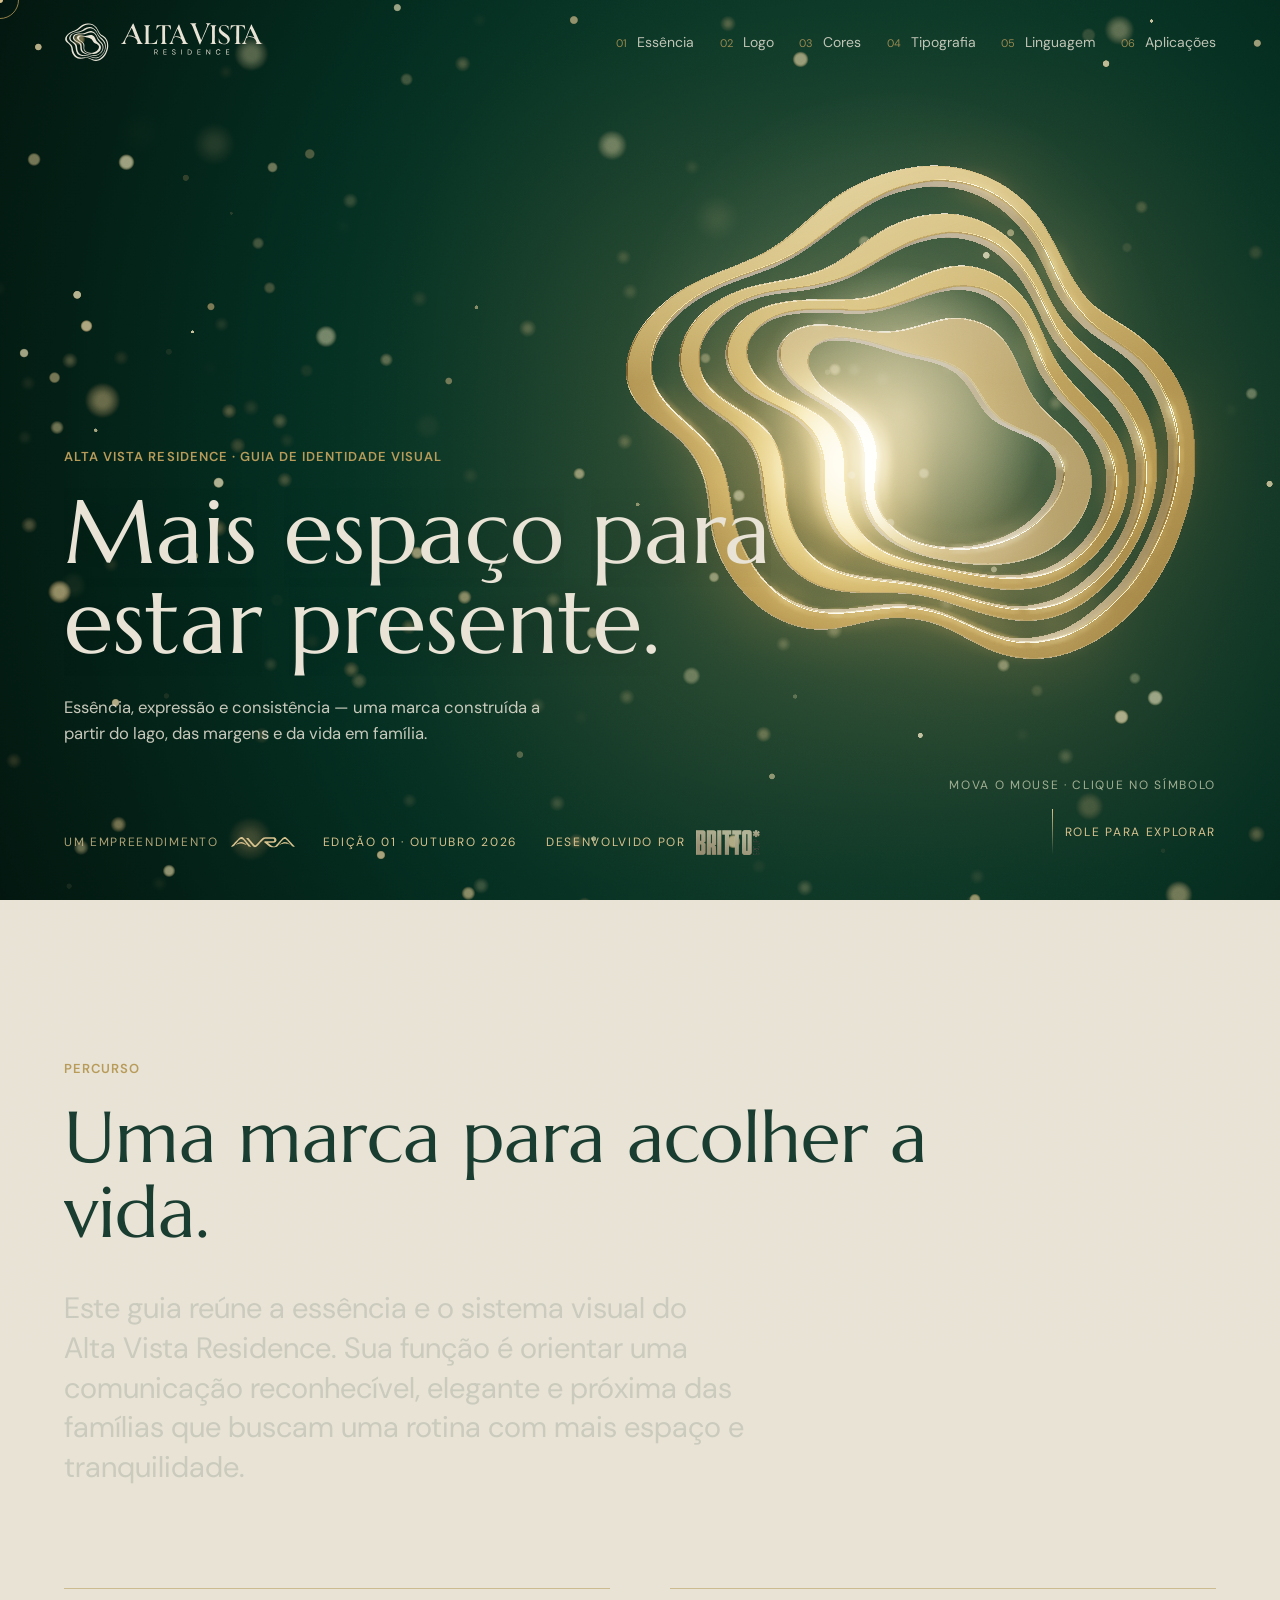
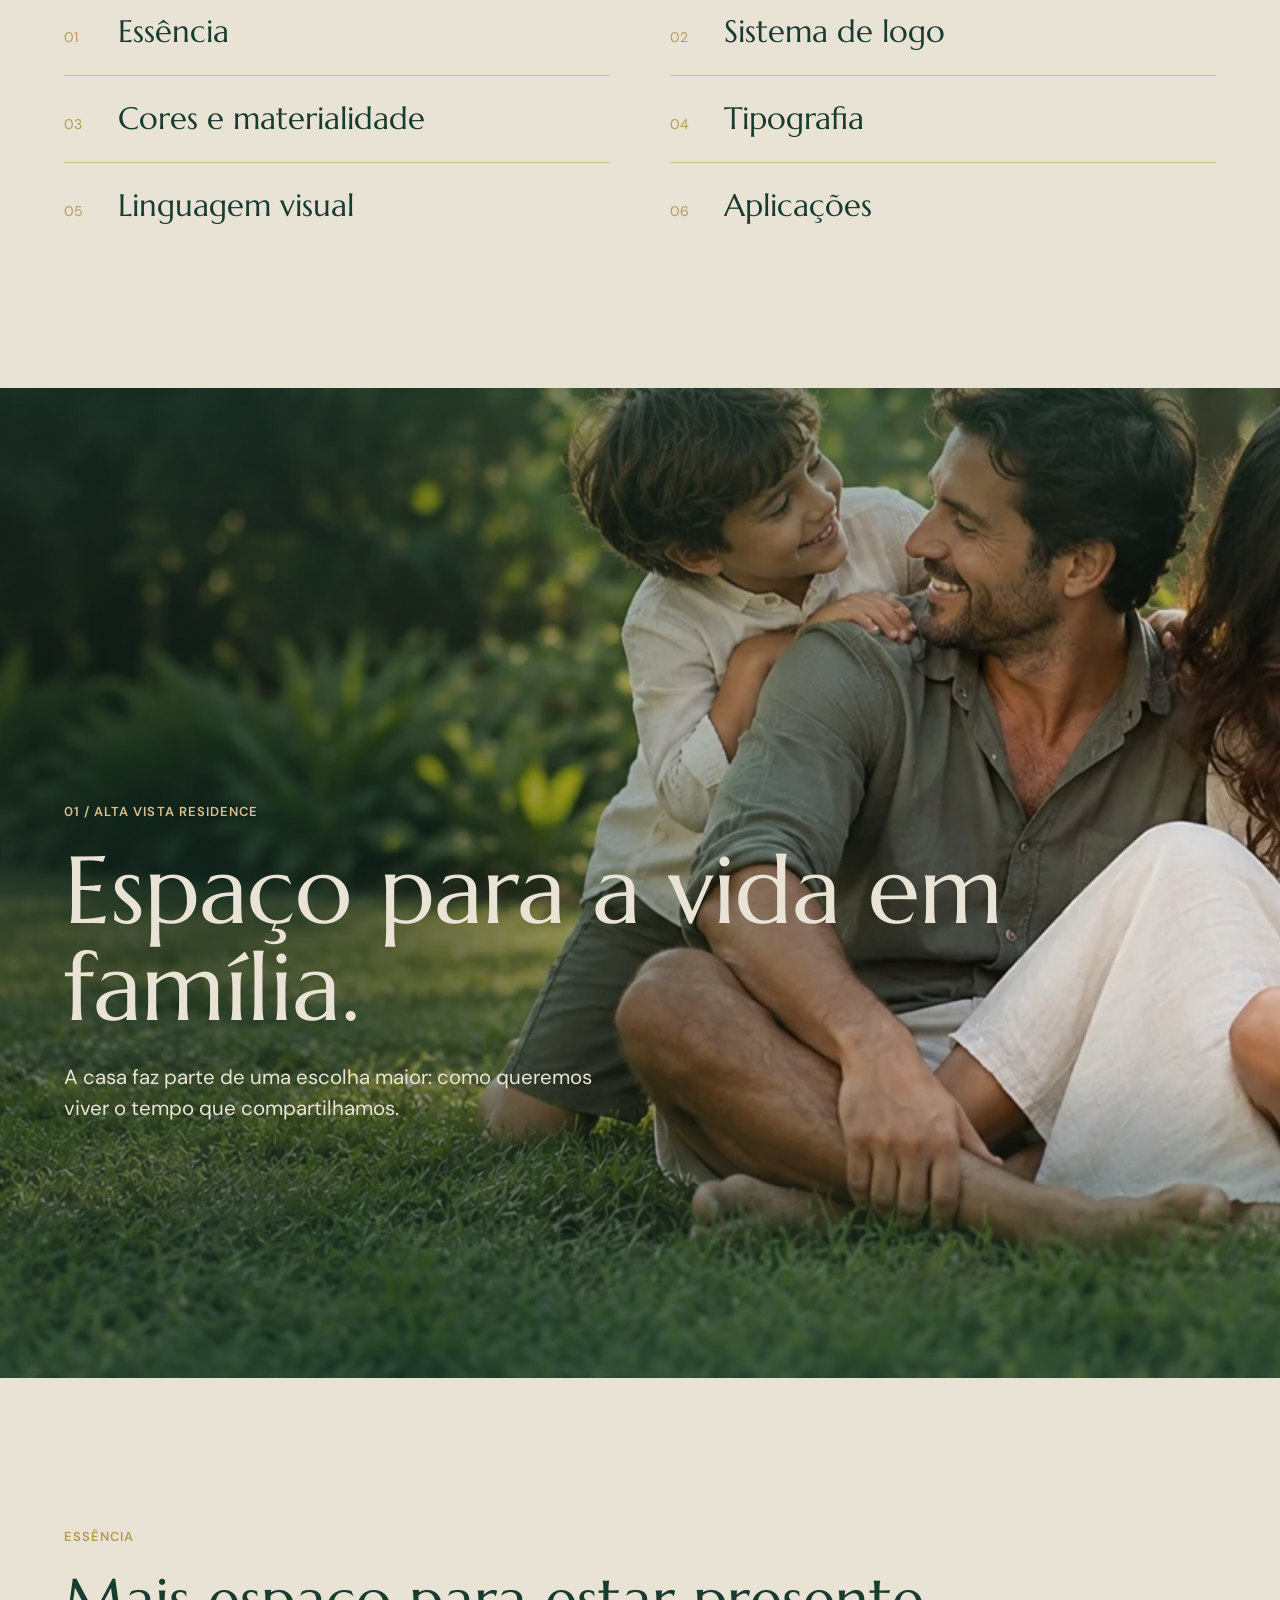
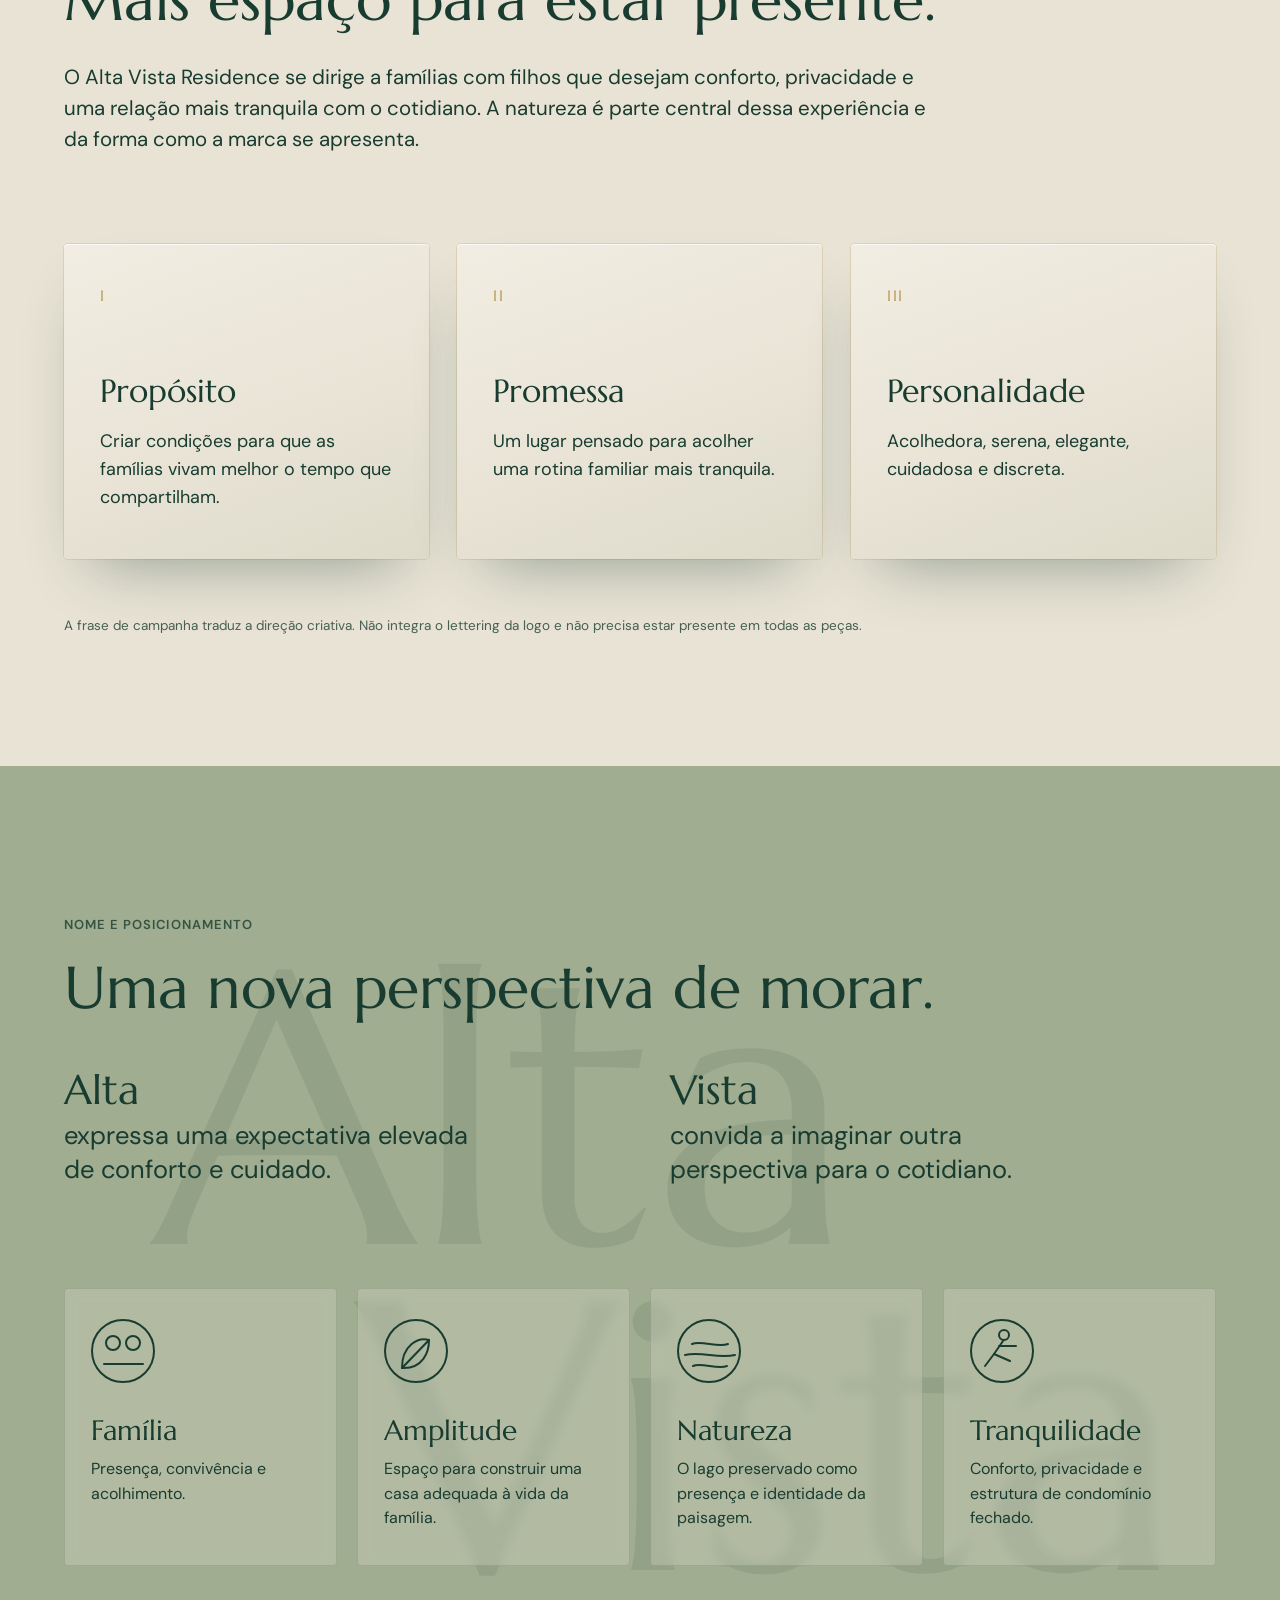
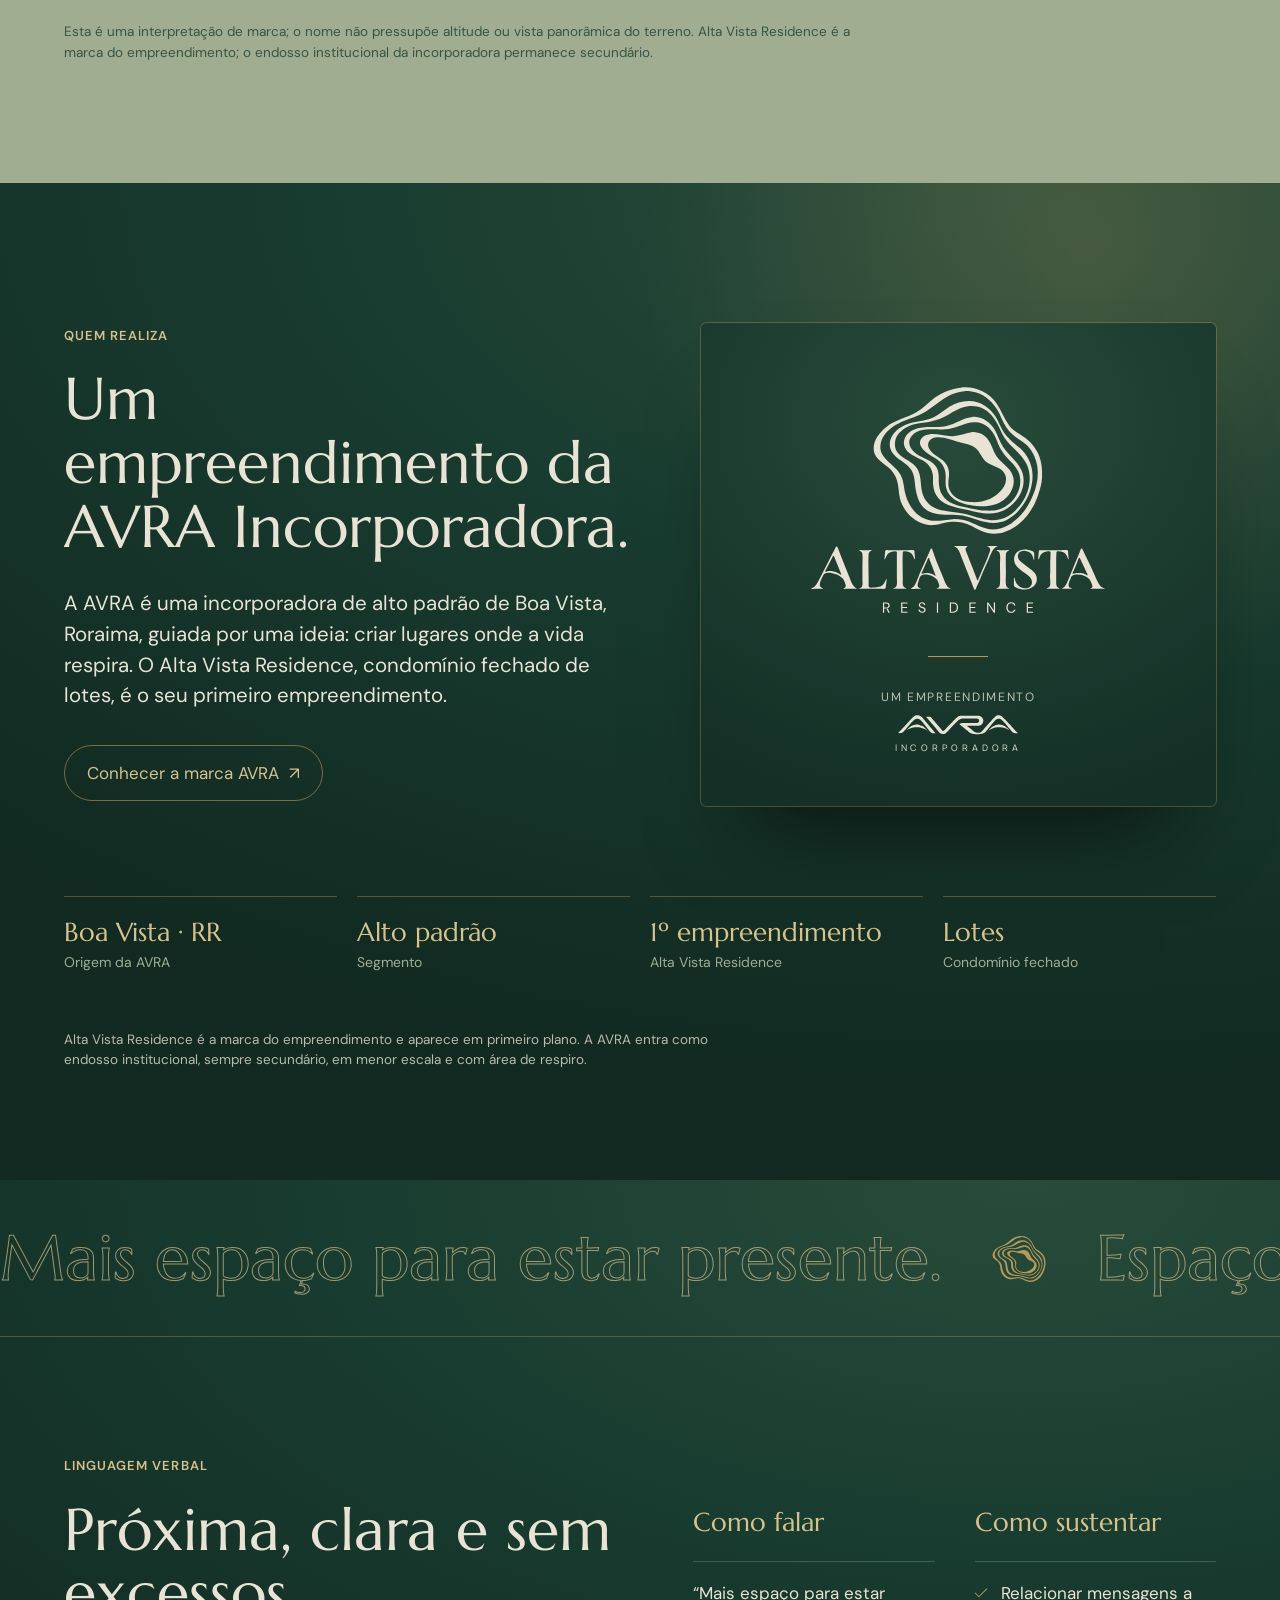
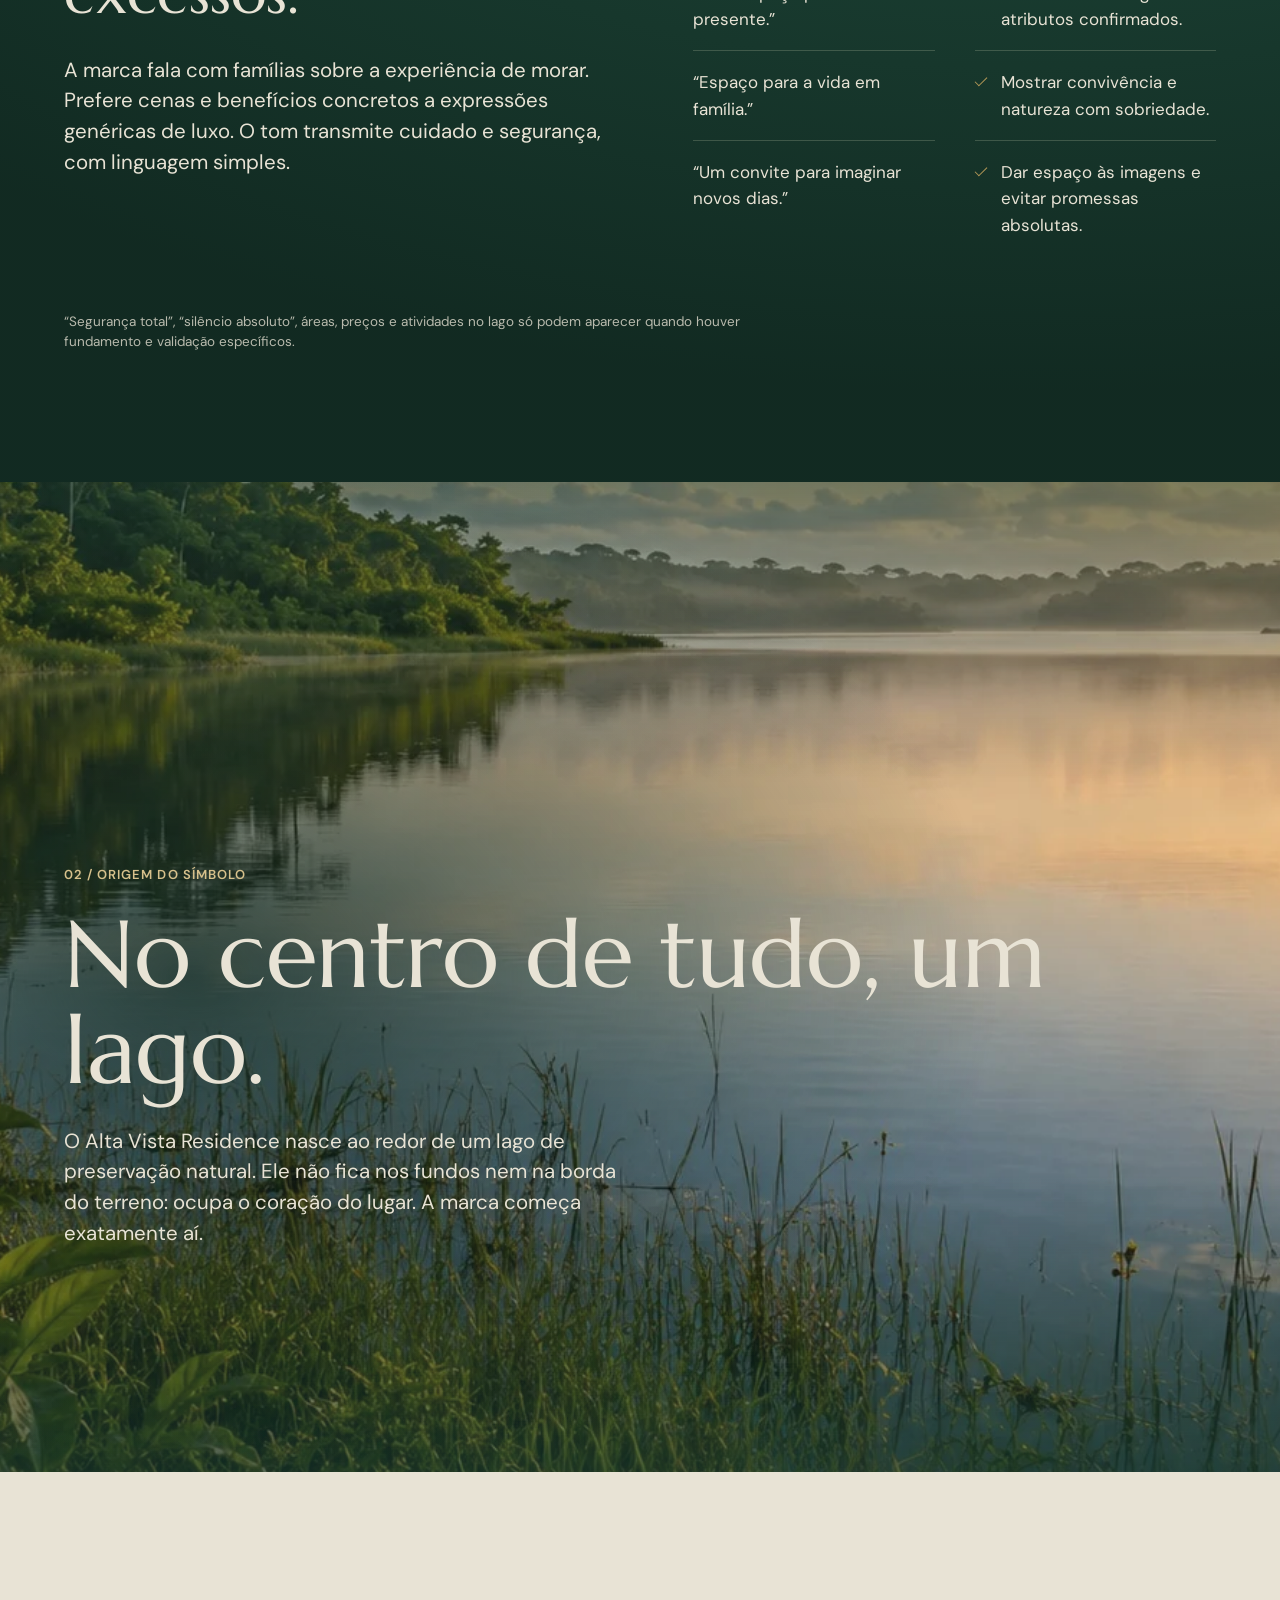
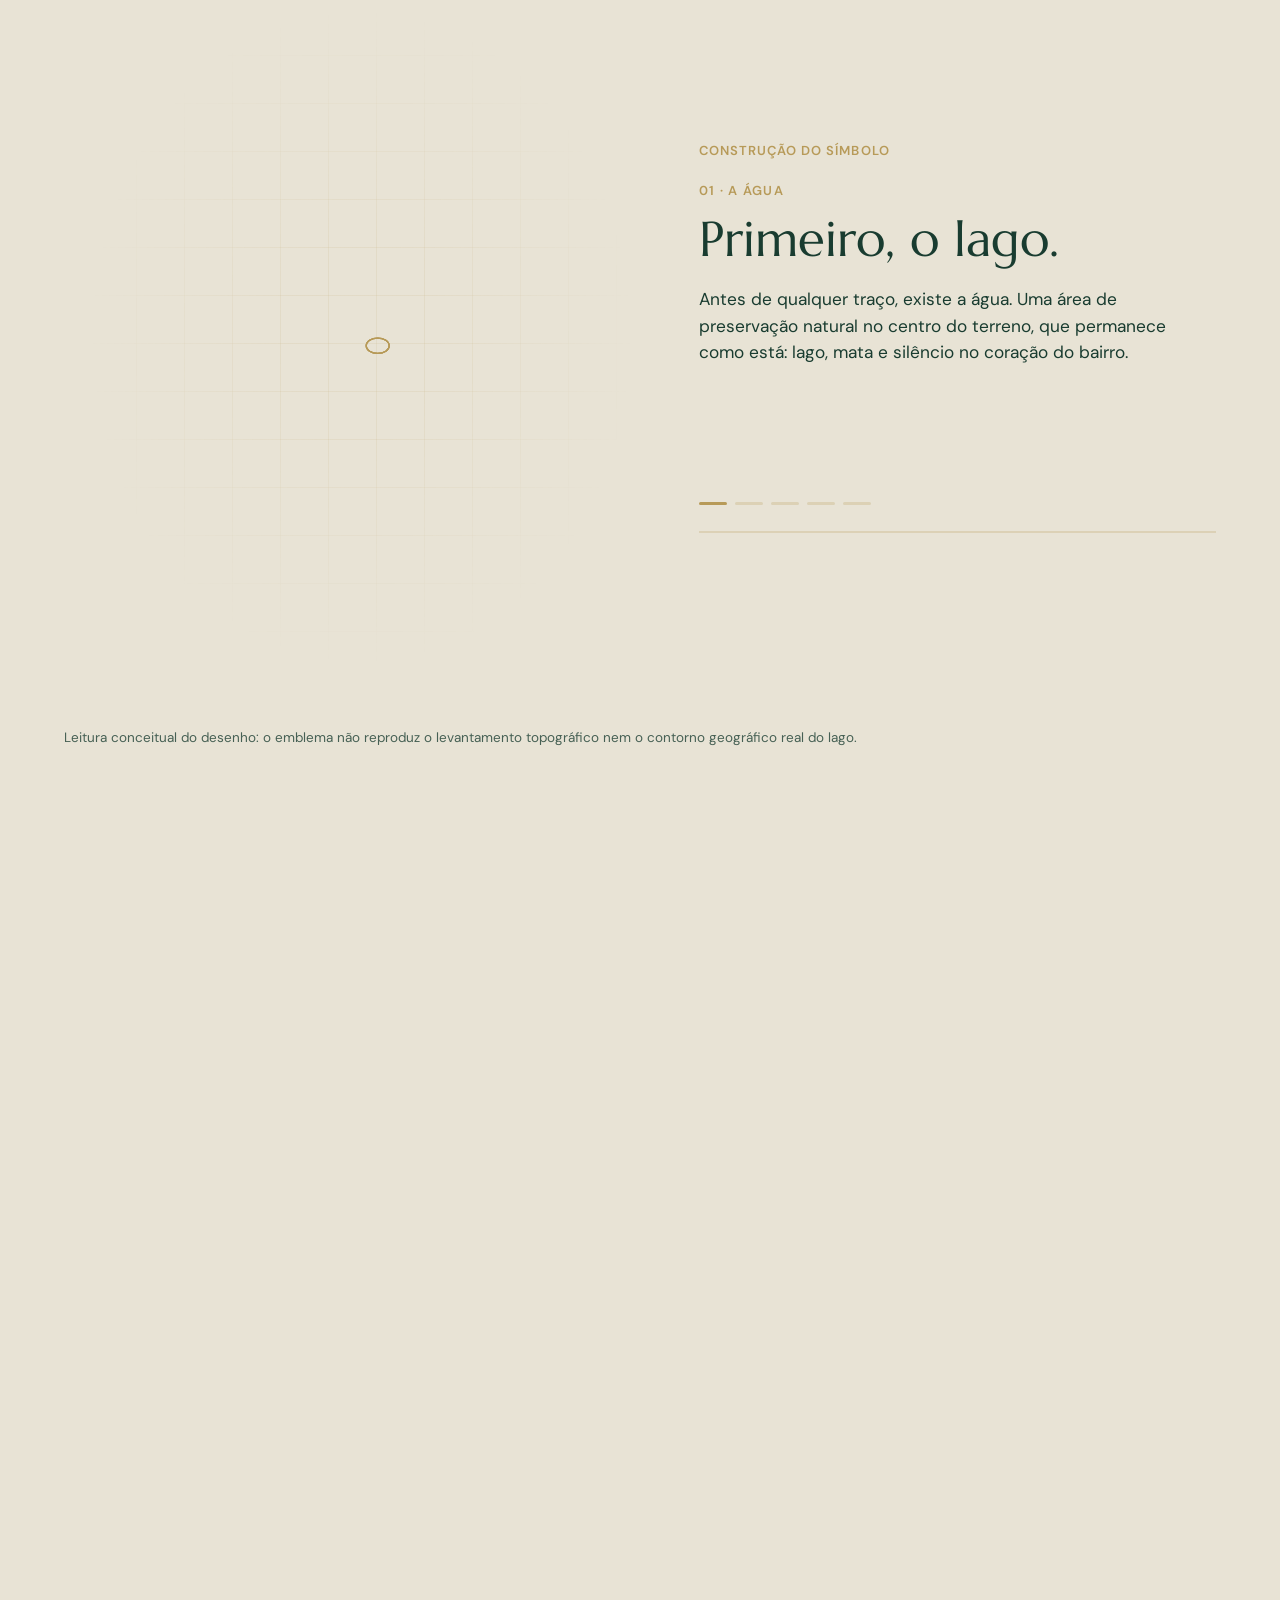
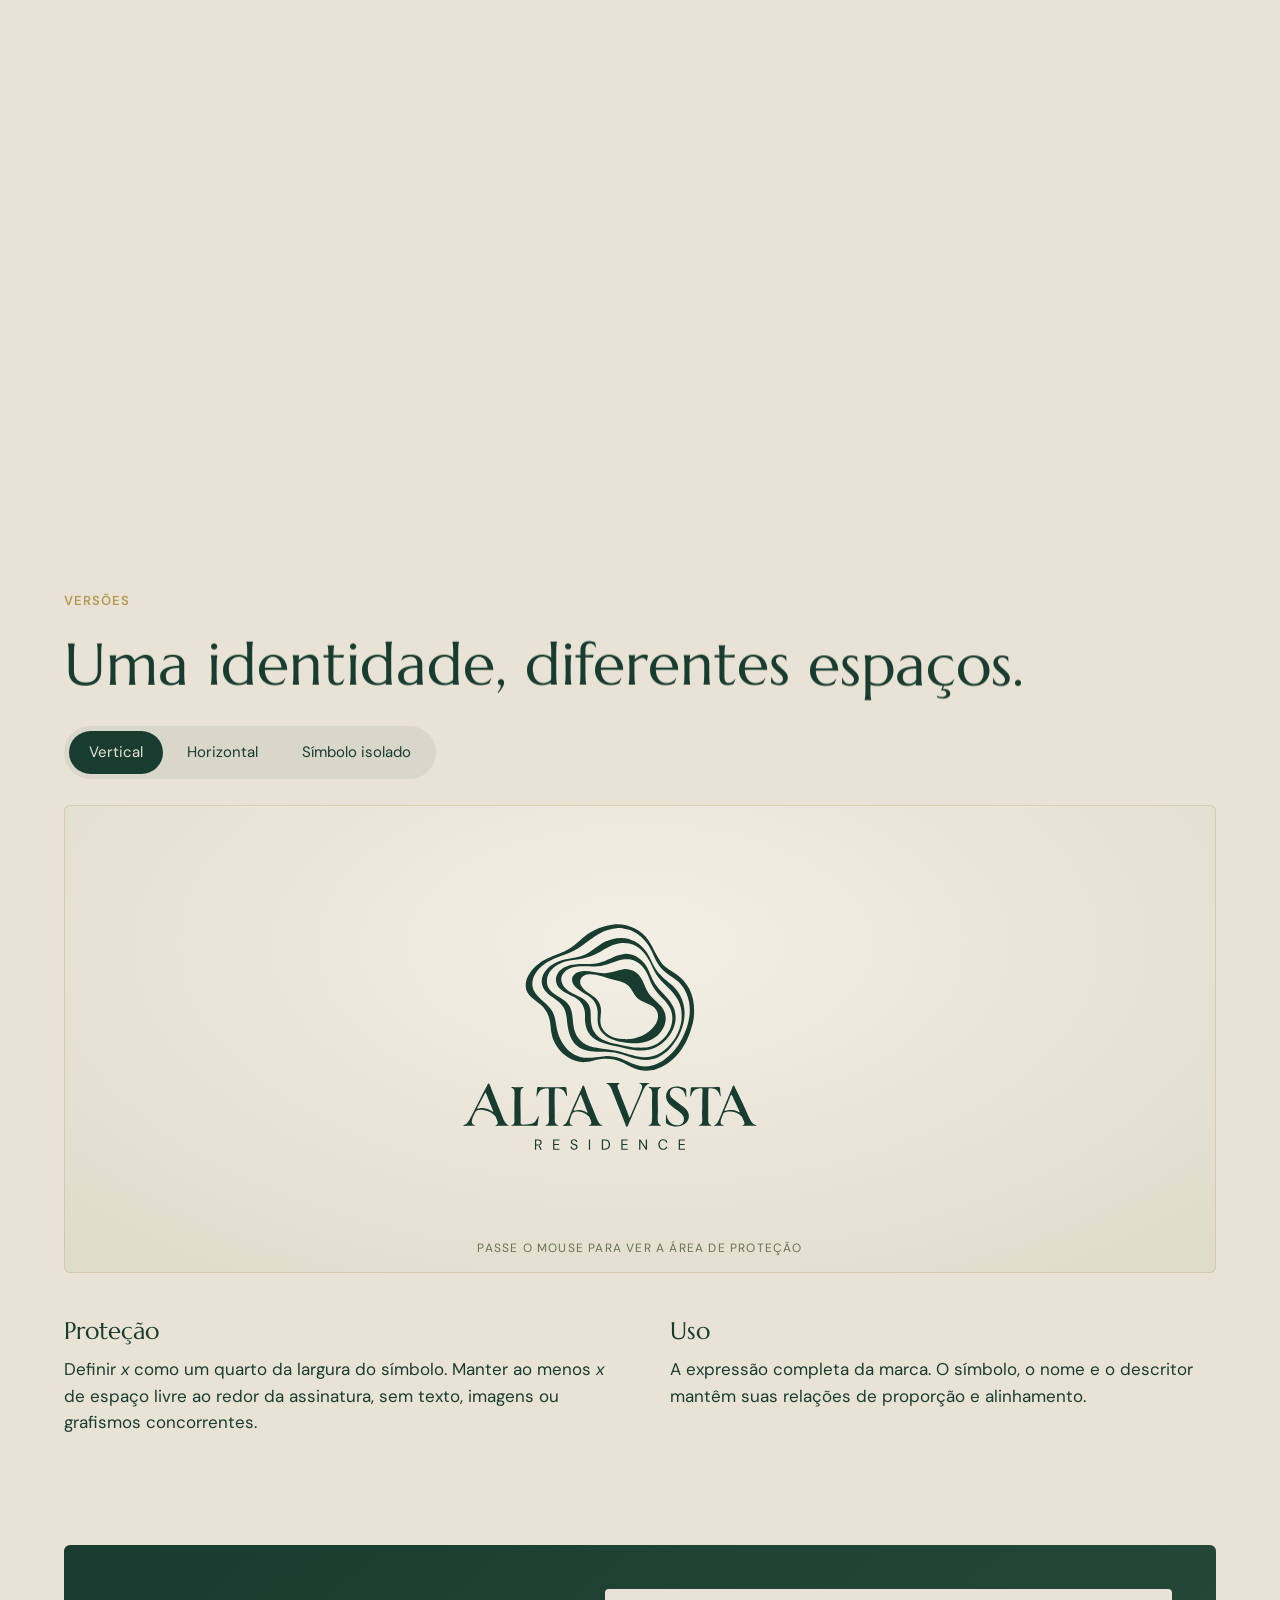
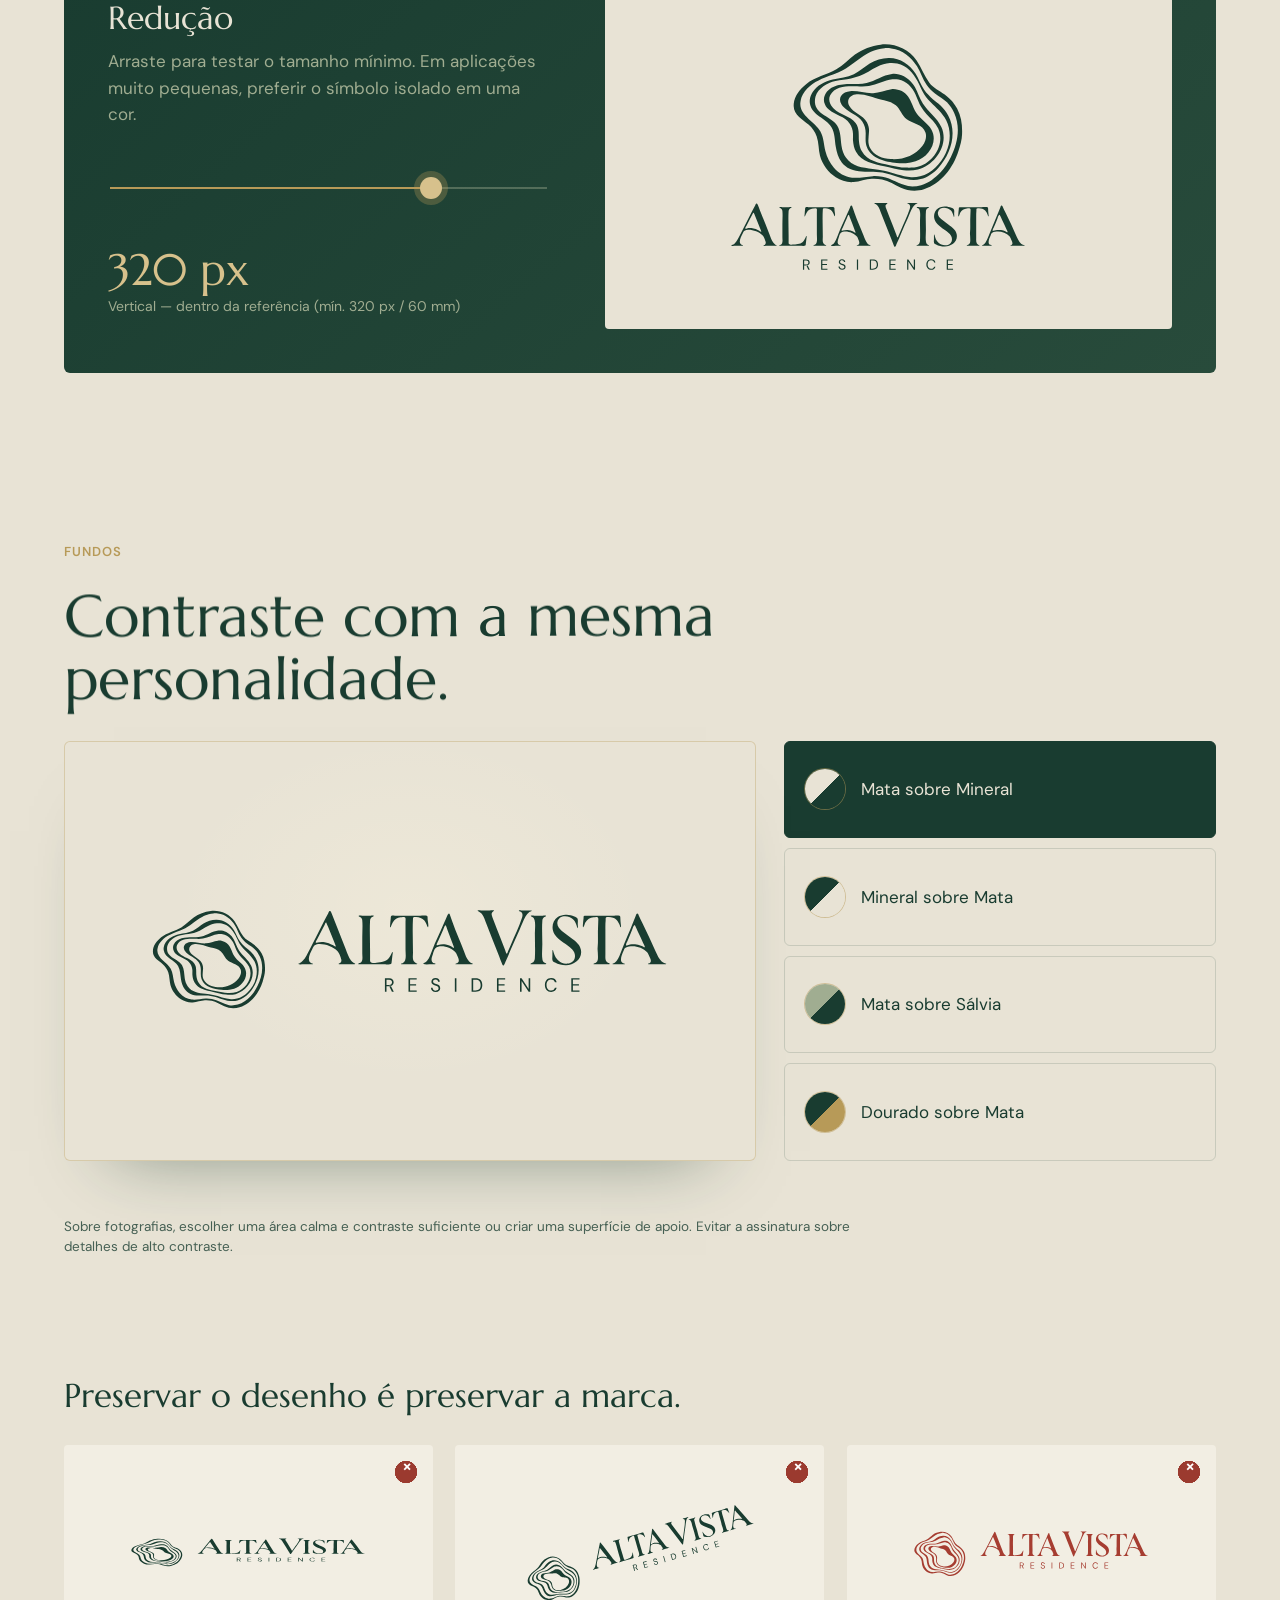
<file: index.html>
<!doctype html>
<html lang="pt-BR">
<head>
  <meta charset="utf-8">
  <meta name="viewport" content="width=device-width, initial-scale=1">
  <title>Alta Vista Residence</title>
  <meta name="description" content="Apresentação interativa da identidade visual do Alta Vista Residence: essência, símbolo, cores, tipografia, linguagem visual e aplicações.">
  <meta name="theme-color" content="#193C30">
  <link rel="icon" href="assets/favicon.svg" type="image/svg+xml">
  <link rel="icon" href="assets/favicon-32.png" sizes="32x32" type="image/png">
  <link rel="apple-touch-icon" href="assets/apple-touch-icon.png">
  <link rel="preconnect" href="https://fonts.googleapis.com">
  <link rel="preconnect" href="https://fonts.gstatic.com" crossorigin>
  <link href="https://fonts.googleapis.com/css2?family=DM+Sans:opsz,wght@9..40,400;9..40,600&family=Manrope:wght@500&family=Marcellus&display=swap" rel="stylesheet">
  <link rel="stylesheet" href="assets/css/style.css">
  <script type="importmap">
    { "imports": { "three": "./assets/vendor/three/three.module.min.js", "three/addons/": "./assets/vendor/three/addons/" } }
  </script>
</head>
<body class="is-loading">

  <!-- ============ LOADER: o símbolo se desenha ============ -->
  <div class="loader" id="loader" aria-hidden="true">
    <div class="loader__mark" data-logo="symbol-draw"></div>
    <div class="loader__count"><span id="loaderCount">0</span>%</div>
  </div>

  <div class="grain" aria-hidden="true"></div>
  <div class="cursor" aria-hidden="true"><span class="cursor__dot"></span><span class="cursor__ring"><em class="cursor__label"></em></span></div>
  <div class="progress" aria-hidden="true"><span></span></div>

  <!-- ============ NAV ============ -->
  <header class="nav">
    <a href="#inicio" class="nav__brand" aria-label="Alta Vista Residence — início"><span data-logo="horizontal"></span></a>
    <nav class="nav__links" aria-label="Capítulos">
      <a href="#essencia" data-cursor="ir"><i>01</i> Essência</a>
      <a href="#simbolo" data-cursor="ir"><i>02</i> Logo</a>
      <a href="#cores" data-cursor="ir"><i>03</i> Cores</a>
      <a href="#tipografia" data-cursor="ir"><i>04</i> Tipografia</a>
      <a href="#linguagem" data-cursor="ir"><i>05</i> Linguagem</a>
      <a href="#aplicacoes" data-cursor="ir"><i>06</i> Aplicações</a>
    </nav>
    <button class="nav__menu" aria-label="Abrir menu" aria-expanded="false"><span></span><span></span></button>
  </header>

  <main id="smooth">

    <!-- ============ HERO 3D ============ -->
    <section class="hero" id="inicio">
      <canvas class="hero__canvas" id="heroCanvas" aria-hidden="true"></canvas>
      <div class="hero__light" aria-hidden="true"></div>
      <div class="hero__content">
        <p class="eyebrow reveal-up">Alta Vista Residence · Guia de Identidade Visual</p>
        <h1 class="hero__title" data-split>Mais espaço para estar presente.</h1>
        <p class="hero__sub reveal-up">Essência, expressão e consistência — uma marca construída a partir do lago, das margens e da vida em família.</p>
      </div>
      <div class="hero__hint">
        <span>Mova o mouse · clique no símbolo</span>
        <span class="hero__scroll"><i></i>Role para explorar</span>
      </div>
      <div class="hero__meta"><span class="endorse"><em>Um empreendimento</em><span class="endorse__mark" data-logo="avra"></span></span><span>Edição 01 · Outubro 2026</span><span class="hero__credit">Desenvolvido por <img src="assets/img/britto-group.png" alt="BRITTO* GROUP" width="852" height="339"></span></div>
    </section>

    <!-- ============ MANIFESTO ============ -->
    <section class="manifesto section--mineral" id="percurso">
      <div class="wrap">
        <p class="eyebrow">Percurso</p>
        <h2 class="manifesto__title" data-split>Uma marca para acolher a vida.</h2>
        <p class="manifesto__text" data-words>Este guia reúne a essência e o sistema visual do Alta Vista Residence. Sua função é orientar uma comunicação reconhecível, elegante e próxima das famílias que buscam uma rotina com mais espaço e tranquilidade.</p>
        <ol class="chapters">
          <li><a href="#essencia" data-cursor="ver"><i>01</i><span>Essência</span><b>Propósito, promessa e personalidade</b></a></li>
          <li><a href="#simbolo" data-cursor="ver"><i>02</i><span>Sistema de logo</span><b>Símbolo, versões e proteção</b></a></li>
          <li><a href="#cores" data-cursor="ver"><i>03</i><span>Cores e materialidade</span><b>Verdes, dourados e acabamentos</b></a></li>
          <li><a href="#tipografia" data-cursor="ver"><i>04</i><span>Tipografia</span><b>Marcellus + DM Sans</b></a></li>
          <li><a href="#linguagem" data-cursor="ver"><i>05</i><span>Linguagem visual</span><b>Fotografia, ícones e P01</b></a></li>
          <li><a href="#aplicacoes" data-cursor="ver"><i>06</i><span>Aplicações</span><b>Mockups em 3D e campanha</b></a></li>
        </ol>
      </div>
    </section>

    <!-- ============ 01 ESSÊNCIA ============ -->
    <section class="chapter-cover" id="essencia">
      <div class="parallax-media" data-parallax="0.25"><img src="assets/img/familia-gramado.webp" alt="Família sentada no gramado, sorrindo, cercada por vegetação tropical" loading="lazy"></div>
      <div class="chapter-cover__shade"></div>
      <div class="wrap chapter-cover__content">
        <p class="eyebrow eyebrow--gold">01 / Alta Vista Residence</p>
        <h2 class="display" data-split>Espaço para a vida em família.</h2>
        <p class="lead reveal-up">A casa faz parte de uma escolha maior: como queremos viver o tempo que compartilhamos.</p>
      </div>
    </section>

    <section class="essence section--mineral">
      <div class="wrap">
        <p class="eyebrow">Essência</p>
        <h2 class="h2" data-split>Mais espaço para estar presente.</h2>
        <p class="lead lead--dark reveal-up">O Alta Vista Residence se dirige a famílias com filhos que desejam conforto, privacidade e uma relação mais tranquila com o cotidiano. A natureza é parte central dessa experiência e da forma como a marca se apresenta.</p>
        <div class="pillars3">
          <article class="tilt-card" data-tilt>
            <span class="tilt-card__num">I</span>
            <h3>Propósito</h3>
            <p>Criar condições para que as famílias vivam melhor o tempo que compartilham.</p>
            <span class="tilt-card__glare"></span>
          </article>
          <article class="tilt-card" data-tilt>
            <span class="tilt-card__num">II</span>
            <h3>Promessa</h3>
            <p>Um lugar pensado para acolher uma rotina familiar mais tranquila.</p>
            <span class="tilt-card__glare"></span>
          </article>
          <article class="tilt-card" data-tilt>
            <span class="tilt-card__num">III</span>
            <h3>Personalidade</h3>
            <p>Acolhedora, serena, elegante, cuidadosa e discreta.</p>
            <span class="tilt-card__glare"></span>
          </article>
        </div>
        <p class="note">A frase de campanha traduz a direção criativa. Não integra o lettering da logo e não precisa estar presente em todas as peças.</p>
      </div>
    </section>

    <!-- Nome e posicionamento -->
    <section class="naming section--salvia">
      <div class="naming__words" aria-hidden="true">
        <span class="naming__big" data-drift="-1">Alta</span>
        <span class="naming__big naming__big--r" data-drift="1">Vista</span>
      </div>
      <div class="wrap">
        <p class="eyebrow eyebrow--gold-dark">Nome e posicionamento</p>
        <h2 class="h2" data-split>Uma nova perspectiva de morar.</h2>
        <div class="naming__split">
          <p class="reveal-up"><strong>Alta</strong> expressa uma expectativa elevada de conforto e cuidado.</p>
          <p class="reveal-up"><strong>Vista</strong> convida a imaginar outra perspectiva para o cotidiano.</p>
        </div>
        <div class="values">
          <div class="value" data-cursor="">
            <svg viewBox="0 0 64 64" class="icon"><circle cx="32" cy="32" r="31"/><circle cx="22" cy="24" r="7"/><circle cx="42" cy="24" r="7"/><path d="M13 45h39"/></svg>
            <h3>Família</h3><p>Presença, convivência e acolhimento.</p>
          </div>
          <div class="value">
            <svg viewBox="0 0 64 64" class="icon"><circle cx="32" cy="32" r="31"/><path d="M45 21c-11-3-27 5-27 28 21 1 27-16 27-28z"/><path d="M18 49l27-28"/></svg>
            <h3>Amplitude</h3><p>Espaço para construir uma casa adequada à vida da família.</p>
          </div>
          <div class="value">
            <svg viewBox="0 0 64 64" class="icon"><circle cx="32" cy="32" r="31"/><path d="M15 25c9-4 26 4 36 0"/><path d="M8 36c16-4 33 4 50 0"/><path d="M16 47c8-4 25 4 34 0"/></svg>
            <h3>Natureza</h3><p>O lago preservado como presença e identidade da paisagem.</p>
          </div>
          <div class="value">
            <svg viewBox="0 0 64 64" class="icon"><circle cx="32" cy="32" r="31"/><circle cx="34" cy="16" r="5"/><path d="M33 22l-9 13"/><path d="M24 35l16 7"/><path d="M24 35l-9 12"/><path d="M29 27h17"/></svg>
            <h3>Tranquilidade</h3><p>Conforto, privacidade e estrutura de condomínio fechado.</p>
          </div>
        </div>
        <p class="note note--dark">Esta é uma interpretação de marca; o nome não pressupõe altitude ou vista panorâmica do terreno. Alta Vista Residence é a marca do empreendimento; o endosso institucional da incorporadora permanece secundário.</p>
      </div>
    </section>

    <!-- Endosso AVRA -->
    <section class="avra section--mata" id="avra">
      <div class="avra__glow" aria-hidden="true"></div>
      <div class="wrap avra__grid">
        <div class="avra__copy">
          <p class="eyebrow eyebrow--gold">Quem realiza</p>
          <h2 class="h2 h2--light" data-split>Um empreendimento da AVRA Incorporadora.</h2>
          <p class="lead reveal-up">A AVRA é uma incorporadora de alto padrão de Boa Vista, Roraima, guiada por uma ideia: criar lugares onde a vida respira. O Alta Vista Residence, condomínio fechado de lotes, é o seu primeiro empreendimento.</p>
          <a class="avra__link reveal-up" href="https://gabritomelo10-create.github.io/avra/" target="_blank" rel="noopener" data-cursor="abrir">Conhecer a marca AVRA <span aria-hidden="true">↗</span></a>
        </div>
        <div class="avra__lockup reveal-up" data-tilt>
          <div class="avra__lockup-main"><span data-logo="vertical"></span></div>
          <div class="avra__lockup-rule"></div>
          <div class="endorse endorse--stack"><em>Um empreendimento</em><span class="endorse__mark" data-logo="avra"></span><small>INCORPORADORA</small></div>
          <span class="tilt-card__glare"></span>
        </div>
      </div>
      <div class="wrap avra__facts">
        <div class="reveal-up"><b>Boa Vista · RR</b><span>Origem da AVRA</span></div>
        <div class="reveal-up"><b>Alto padrão</b><span>Segmento</span></div>
        <div class="reveal-up"><b>1º empreendimento</b><span>Alta Vista Residence</span></div>
        <div class="reveal-up"><b>Lotes</b><span>Condomínio fechado</span></div>
      </div>
      <p class="wrap note note--light">Alta Vista Residence é a marca do empreendimento e aparece em primeiro plano. A AVRA entra como endosso institucional, sempre secundário, em menor escala e com área de respiro.</p>
    </section>

    <!-- Linguagem verbal -->
    <section class="verbal section--mata">
      <div class="marquee" aria-hidden="true">
        <div class="marquee__track">
          <span>Mais espaço para estar presente.</span><span class="marquee__sym" data-logo="symbol"></span>
          <span>Espaço para a vida em família.</span><span class="marquee__sym" data-logo="symbol"></span>
          <span>Um convite para imaginar novos dias.</span><span class="marquee__sym" data-logo="symbol"></span>
        </div>
      </div>
      <div class="wrap verbal__grid">
        <div>
          <p class="eyebrow eyebrow--gold">Linguagem verbal</p>
          <h2 class="h2 h2--light" data-split>Próxima, clara e sem excessos.</h2>
          <p class="lead reveal-up">A marca fala com famílias sobre a experiência de morar. Prefere cenas e benefícios concretos a expressões genéricas de luxo. O tom transmite cuidado e segurança, com linguagem simples.</p>
        </div>
        <div class="verbal__lists">
          <div class="verbal__col">
            <h3>Como falar</h3>
            <ul class="quotes">
              <li data-cursor="">“Mais espaço para estar presente.”</li>
              <li>“Espaço para a vida em família.”</li>
              <li>“Um convite para imaginar novos dias.”</li>
            </ul>
          </div>
          <div class="verbal__col">
            <h3>Como sustentar</h3>
            <ul class="checks">
              <li>Relacionar mensagens a atributos confirmados.</li>
              <li>Mostrar convivência e natureza com sobriedade.</li>
              <li>Dar espaço às imagens e evitar promessas absolutas.</li>
            </ul>
          </div>
        </div>
      </div>
      <p class="wrap note note--light">“Segurança total”, “silêncio absoluto”, áreas, preços e atividades no lago só podem aparecer quando houver fundamento e validação específicos.</p>
    </section>

    <!-- ============ 02 SÍMBOLO ============ -->
    <section class="chapter-cover chapter-cover--lake" id="simbolo">
      <div class="parallax-media" data-parallax="0.3"><img src="assets/img/lago.webp" alt="Lago ao amanhecer cercado por mata, com névoa sobre a água" loading="lazy"></div>
      <div class="chapter-cover__shade"></div>
      <div class="wrap chapter-cover__content">
        <p class="eyebrow eyebrow--gold">02 / Origem do símbolo</p>
        <h2 class="display" data-split>No centro de tudo, um lago.</h2>
        <p class="lead reveal-up">O Alta Vista Residence nasce ao redor de um lago de preservação natural. Ele não fica nos fundos nem na borda do terreno: ocupa o coração do lugar. A marca começa exatamente aí.</p>
      </div>
    </section>

    <!-- Construção do símbolo (pinned) -->
    <section class="build section--mineral" id="construcao">
      <div class="build__pin">
        <div class="build__stage">
          <div class="build__grid" aria-hidden="true"></div>
          <div class="build__logo" id="buildLogo" aria-label="Construção da assinatura Alta Vista Residence" role="img"></div>
        </div>
        <div class="build__copy">
          <p class="eyebrow">Construção do símbolo</p>
          <div class="tale" aria-live="polite">
            <article class="tale__step is-active"><i>01 · A água</i><h3>Primeiro, o lago.</h3><p>Antes de qualquer traço, existe a água. Uma área de preservação natural no centro do terreno, que permanece como está: lago, mata e silêncio no coração do bairro.</p></article>
            <article class="tale__step"><i>02 · As margens</i><h3>Depois, as margens.</h3><p>Como a onda que se abre quando uma folha toca a água, cada contorno se afasta do centro. São as margens: a vegetação que protege o lago e os caminhos que o contornam.</p></article>
            <article class="tale__step"><i>03 · O território</i><h3>A vida ao redor.</h3><p>Nos anéis mais externos estão as casas, a convivência e a rotina das famílias. Quem mora no Alta Vista vive ao redor do lago e cuida dele.</p></article>
            <article class="tale__step"><i>04 · O selo</i><h3>Um selo de pertencimento.</h3><p>Quando os contornos se fecham, nasce um selo orgânico, sem cantos. O vazio do centro continua sendo o lago: um espaço que não se ocupa, se protege.</p></article>
            <article class="tale__step"><i>05 · O nome</i><h3>O nome se apoia na água.</h3><p>O lettering serifado chega com presença e elegância, e as curvas dos A respondem às margens do símbolo. Um lago no centro. Uma marca ao redor dele.</p></article>
          </div>
          <div class="build__dots" aria-hidden="true"><span class="is-active"></span><span></span><span></span><span></span><span></span></div>
          <div class="build__bar"><span></span></div>
        </div>
        <p class="note build__note">Leitura conceitual do desenho: o emblema não reproduz o levantamento topográfico nem o contorno geográfico real do lago.</p>
      </div>
    </section>

    <!-- Versões -->
    <section class="versions section--mineral" id="versoes">
      <div class="wrap">
        <p class="eyebrow">Versões</p>
        <h2 class="h2" data-split>Uma identidade, diferentes espaços.</h2>
        <div class="versions__tabs" role="tablist">
          <button role="tab" class="is-active" data-version="vertical" data-cursor="">Vertical</button>
          <button role="tab" data-version="horizontal">Horizontal</button>
          <button role="tab" data-version="symbol">Símbolo isolado</button>
        </div>
        <div class="versions__stage" data-cursor="proteção">
          <div class="versions__clear" aria-hidden="true"><i>x</i><i>x</i><i>x</i><i>x</i></div>
          <div class="versions__logo is-active" data-version-panel="vertical"><span data-logo="vertical"></span></div>
          <div class="versions__logo" data-version-panel="horizontal"><span data-logo="horizontal"></span></div>
          <div class="versions__logo" data-version-panel="symbol"><span data-logo="symbol"></span></div>
          <p class="versions__hint"><span class="mouse-only">Passe o mouse</span><span class="touch-only">Toque</span> para ver a área de proteção</p>
        </div>
        <div class="versions__info">
          <div><h3>Proteção</h3><p>Definir <em>x</em> como um quarto da largura do símbolo. Manter ao menos <em>x</em> de espaço livre ao redor da assinatura, sem texto, imagens ou grafismos concorrentes.</p></div>
          <div><h3>Uso</h3><p data-version-copy>A expressão completa da marca. O símbolo, o nome e o descritor mantêm suas relações de proporção e alinhamento.</p></div>
        </div>

        <div class="reduction">
          <div class="reduction__head">
            <h3>Redução</h3>
            <p>Arraste para testar o tamanho mínimo. Em aplicações muito pequenas, preferir o símbolo isolado em uma cor.</p>
          </div>
          <input type="range" min="24" max="420" value="320" id="reductionRange" aria-label="Largura do logo em pixels" data-cursor="arraste">
          <div class="reduction__stage">
            <div class="reduction__logo" id="reductionLogo"><span data-logo="vertical"></span></div>
          </div>
          <div class="reduction__readout"><b id="reductionPx">320 px</b><span id="reductionVerdict">Vertical — legível (mín. 320 px / 60 mm)</span></div>
        </div>
      </div>
    </section>

    <!-- Fundos -->
    <section class="backgrounds section--mineral" id="fundos">
      <div class="wrap">
        <p class="eyebrow">Fundos</p>
        <h2 class="h2" data-split>Contraste com a mesma personalidade.</h2>
        <div class="bg-switch">
          <div class="bg-switch__stage" id="bgStage" data-bg="mineral">
            <div class="bg-switch__light" aria-hidden="true"></div>
            <span data-logo="horizontal" class="bg-switch__logo"></span>
          </div>
          <div class="bg-switch__opts" role="radiogroup" aria-label="Combinação de fundo">
            <button role="radio" aria-checked="true" class="is-active" data-bg="mineral"><i style="--a:#E8E3D5;--b:#193C30"></i>Mata sobre Mineral</button>
            <button role="radio" aria-checked="false" data-bg="mata"><i style="--a:#193C30;--b:#E8E3D5"></i>Mineral sobre Mata</button>
            <button role="radio" aria-checked="false" data-bg="salvia"><i style="--a:#A0AD91;--b:#193C30"></i>Mata sobre Sálvia</button>
            <button role="radio" aria-checked="false" data-bg="dourado"><i style="--a:#193C30;--b:#B79A58"></i>Dourado sobre Mata</button>
          </div>
        </div>
        <p class="note">Sobre fotografias, escolher uma área calma e contraste suficiente ou criar uma superfície de apoio. Evitar a assinatura sobre detalhes de alto contraste.</p>

        <h3 class="h3 misuse__title">Preservar o desenho é preservar a marca.</h3>
        <div class="misuse">
          <figure class="misuse__card" data-cursor="virar"><div class="misuse__inner">
            <div class="misuse__front"><span data-logo="horizontal" class="mis mis--squash"></span></div>
            <div class="misuse__back"><span data-logo="horizontal"></span><b>Correto</b></div></div>
            <figcaption>Não achatar</figcaption></figure>
          <figure class="misuse__card" data-cursor="virar"><div class="misuse__inner">
            <div class="misuse__front"><span data-logo="horizontal" class="mis mis--rotate"></span></div>
            <div class="misuse__back"><span data-logo="horizontal"></span><b>Correto</b></div></div>
            <figcaption>Não girar</figcaption></figure>
          <figure class="misuse__card" data-cursor="virar"><div class="misuse__inner">
            <div class="misuse__front"><span data-logo="horizontal" class="mis mis--color"></span></div>
            <div class="misuse__back"><span data-logo="horizontal"></span><b>Correto</b></div></div>
            <figcaption>Não inventar cores</figcaption></figure>
          <figure class="misuse__card" data-cursor="virar"><div class="misuse__inner">
            <div class="misuse__front"><span data-logo="horizontal" class="mis mis--shadow"></span></div>
            <div class="misuse__back"><span data-logo="horizontal"></span><b>Correto</b></div></div>
            <figcaption>Não aplicar sombra</figcaption></figure>
          <figure class="misuse__card" data-cursor="virar"><div class="misuse__inner">
            <div class="misuse__front"><span class="mis--font"><span data-logo="symbol"></span><b>ALTA VISTA</b></span></div>
            <div class="misuse__back"><span data-logo="horizontal"></span><b>Correto</b></div></div>
            <figcaption>Não trocar o lettering</figcaption></figure>
          <figure class="misuse__card" data-cursor="virar"><div class="misuse__inner">
            <div class="misuse__front mis--p01"><span data-logo="p01" class="mis--p01__bg"></span><span data-logo="horizontal"></span></div>
            <div class="misuse__back"><span data-logo="horizontal"></span><b>Correto</b></div></div>
            <figcaption>Não misturar com o P01</figcaption></figure>
        </div>
      </div>
    </section>

    <!-- ============ 03 CORES ============ -->
    <section class="chapter-cover chapter-cover--stone" id="cores">
      <div class="parallax-media" data-parallax="0.25"><img src="assets/img/pedra-dourado.webp" alt="Pedra travertino, perfil dourado escovado e tecido verde sob luz suave" loading="lazy"></div>
      <div class="chapter-cover__shade chapter-cover__shade--side"></div>
      <div class="wrap chapter-cover__content">
        <p class="eyebrow eyebrow--gold">03 / Alta Vista Residence</p>
        <h2 class="display" data-split>Verdes que acolhem. Dourado que valoriza.</h2>
        <p class="lead reveal-up">A natureza constrói a base cromática. O dourado aparece como detalhe de elegância e acabamento.</p>
      </div>
    </section>

    <section class="palette section--mineral">
      <div class="wrap">
        <p class="eyebrow">Paleta</p>
        <h2 class="h2" data-split>Cor com função e hierarquia.</h2>
        <p class="palette__hint"><span class="mouse-only">Passe o mouse para expandir · clique</span><span class="touch-only">Toque</span> para copiar o HEX</p>
      </div>
      <div class="swatches" id="swatches">
        <button class="swatch" style="--c:#193C30;--t:#E8E3D5" data-hex="#193C30"><span class="swatch__name">Mata</span><span class="swatch__data"><b>#193C30</b>RGB 25, 60, 48<br>CMYK 58, 0, 20, 76</span><span class="swatch__role">Base principal · presença</span></button>
        <button class="swatch" style="--c:#284B3B;--t:#E8E3D5" data-hex="#284B3B"><span class="swatch__name">Floresta</span><span class="swatch__data"><b>#284B3B</b>RGB 40, 75, 59<br>CMYK 47, 0, 21, 71</span><span class="swatch__role">Profundidade · apoio</span></button>
        <button class="swatch" style="--c:#667451;--t:#E8E3D5" data-hex="#667451"><span class="swatch__name">Oliva</span><span class="swatch__data"><b>#667451</b>RGB 102, 116, 81<br>CMYK 12, 0, 30, 55</span><span class="swatch__role">Calma · acolhimento</span></button>
        <button class="swatch" style="--c:#A0AD91;--t:#193C30" data-hex="#A0AD91"><span class="swatch__name">Sálvia</span><span class="swatch__data"><b>#A0AD91</b>RGB 160, 173, 145<br>CMYK 8, 0, 16, 32</span><span class="swatch__role">Natureza próxima · P01</span></button>
        <button class="swatch swatch--metal" style="--c:#B79A58;--t:#193C30" data-hex="#B79A58"><span class="swatch__name">Dourado</span><span class="swatch__data"><b>#B79A58</b>RGB 183, 154, 88<br>CMYK 0, 16, 52, 28</span><span class="swatch__role">Acento · acabamento</span></button>
        <button class="swatch swatch--metal" style="--c:#D7C18C;--t:#193C30" data-hex="#D7C18C"><span class="swatch__name">Dourado claro</span><span class="swatch__data"><b>#D7C18C</b>RGB 215, 193, 140<br>CMYK 0, 10, 35, 16</span><span class="swatch__role">Destaque sobre Mata</span></button>
        <button class="swatch" style="--c:#E8E3D5;--t:#193C30" data-hex="#E8E3D5"><span class="swatch__name">Mineral</span><span class="swatch__data"><b>#E8E3D5</b>RGB 232, 227, 213<br>CMYK 0, 2, 8, 9</span><span class="swatch__role">Leitura e clareza</span></button>
      </div>
      <div class="wrap">
        <p class="note">*CMYK de referência, obtido por conversão matemática. Ajustar ao perfil, papel e processo da gráfica; não equivale a uma especificação Pantone.</p>
        <h3 class="h3">Variar o fundo, manter a coerência.</h3>
        <div class="combos">
          <div class="combo" style="--bg:#E8E3D5;--fg:#193C30" data-tilt><h4>Leitura e clareza</h4><p>Alta Vista Residence</p><span class="tilt-card__glare"></span></div>
          <div class="combo" style="--bg:#A0AD91;--fg:#193C30" data-tilt><h4>Natureza próxima</h4><p>Alta Vista Residence</p><span class="tilt-card__glare"></span></div>
          <div class="combo" style="--bg:#193C30;--fg:#D7C18C" data-tilt><h4>Presença e refinamento</h4><p>Alta Vista Residence</p><span class="tilt-card__glare"></span></div>
          <div class="combo" style="--bg:#667451;--fg:#E8E3D5" data-tilt><h4>Calma e acolhimento</h4><p>Alta Vista Residence</p><span class="tilt-card__glare"></span></div>
        </div>
        <p class="note">Priorizar texto Mata sobre Mineral ou Sálvia. Usar dourado como acento; evitar dourado claro em textos pequenos sobre fundos claros.</p>
      </div>
    </section>

    <!-- Materialidade -->
    <section class="material section--mata">
      <div class="wrap material__grid">
        <figure class="material__media" data-tilt data-cursor="ampliar" data-lightbox="assets/img/mockup-materialidade.webp">
          <div class="parallax-inner"><img src="assets/img/mockup-materialidade.webp" alt="Caixa Mineral, pasta Mata com foil dourado e envelope Sálvia com a assinatura Alta Vista e o endosso AVRA Incorporadora" loading="lazy"></div>
          <span class="tilt-card__glare"></span>
        </figure>
        <div class="material__copy">
          <p class="eyebrow eyebrow--gold">Materialidade</p>
          <h2 class="h2 h2--light" data-split>O refinamento aparece no cuidado.</h2>
          <div class="material__item reveal-up">
            <h3><span class="gold-text">Dourado</span></h3>
            <p>Preferir acabamento acetinado ou escovado. Em papel, avaliar foil; em metal, conferir liga e acabamento por amostra física.</p>
          </div>
          <div class="material__item reveal-up">
            <h3>Base natural</h3>
            <p>Papéis texturizados, tecidos, madeira e pedra reforçam o caráter acolhedor. O material deve preservar as linhas e os vazios do selo.</p>
          </div>
          <p class="note note--light">Os códigos digitais simulam cor plana. Selecionar tinta especial ou referência de fornecedor com prova no material; não assumir equivalência metálica por HEX.</p>
        </div>
      </div>
    </section>

    <!-- ============ 04 TIPOGRAFIA ============ -->
    <section class="chapter-cover chapter-cover--stone" id="tipografia">
      <div class="parallax-media" data-parallax="0.25"><img src="assets/img/pedra-dourado.webp" alt="" loading="lazy" style="object-position: 70% 50%"></div>
      <div class="chapter-cover__shade chapter-cover__shade--side"></div>
      <div class="wrap chapter-cover__content">
        <p class="eyebrow eyebrow--gold">04 / Alta Vista Residence</p>
        <h2 class="display" data-split>Palavras com presença e clareza.</h2>
        <p class="lead reveal-up">Marcellus dá voz aos títulos. DM Sans organiza as informações e aproxima a comunicação do cotidiano.</p>
      </div>
    </section>

    <section class="type section--mineral">
      <div class="wrap">
        <p class="eyebrow">Fontes da marca</p>
        <div class="type__duo">
          <div class="type__specimen" data-cursor="">
            <span class="type__aa type__aa--serif">Aa</span>
            <div><h3>Marcellus Regular</h3><p>Títulos e chamadas · peso 400</p></div>
          </div>
          <div class="type__specimen">
            <span class="type__aa type__aa--sans">Aa</span>
            <div><h3 style="font-family:var(--sans)">DM Sans Regular / Semibold</h3><p>Textos, informações e interfaces · pesos 400 e 600</p></div>
          </div>
        </div>

        <div class="tester">
          <div class="tester__controls">
            <div class="seg" role="radiogroup" aria-label="Fonte">
              <button class="is-active" data-font="serif" role="radio" aria-checked="true">Marcellus</button>
              <button data-font="sans" role="radio" aria-checked="false">DM Sans</button>
              <button data-font="sans-semi" role="radio" aria-checked="false">DM Sans 600</button>
            </div>
            <label class="tester__size">Tamanho <input type="range" min="16" max="140" value="72" id="typeSize" data-cursor="arraste"><output id="typeSizeOut">72 px</output></label>
          </div>
          <p class="tester__text" id="typeTester" contenteditable="true" spellcheck="false" data-cursor="digite">Mais espaço para estar presente.</p>
          <p class="tester__glyphs">Á À Â Ã É Ê Í Ó Ô Õ Ú Ü Ç / á à â ã é ê í ó ô õ ú ü ç / 0123456789</p>
        </div>

        <div class="hierarchy">
          <div class="hierarchy__sample">
            <p class="hz hz--t" data-split>Mais espaço. Mais natureza.</p>
            <p class="hz hz--s reveal-up">Um lugar para a vida em família.</p>
            <p class="hz hz--b reveal-up">A marca apresenta o empreendimento com proximidade e sobriedade. Manter parágrafos curtos, alinhamento à esquerda e áreas de respiro entre texto, imagem e assinatura.</p>
            <p class="hz hz--c reveal-up">Informação de apoio / legenda</p>
          </div>
          <ul class="hierarchy__spec">
            <li><b>Títulos</b><span>48–64 px · entrelinha 105–115%</span></li>
            <li><b>Subtítulos</b><span>24–28 px · 125–140%</span></li>
            <li><b>Corpo</b><span>16–18 px · 145–160%</span></li>
            <li><b>Legendas</b><span>13–14 px · 140%</span></li>
          </ul>
        </div>
        <p class="note">Usar no máximo duas famílias; evitar textos longos em caixa-alta. Não usar falso negrito nem comprimir as letras. Contingência: Georgia + Arial. As fontes de comunicação não substituem o lettering da logo.</p>
      </div>
    </section>

    <!-- ============ 05 LINGUAGEM VISUAL ============ -->
    <section class="chapter-cover" id="linguagem">
      <div class="parallax-media" data-parallax="0.3"><img src="assets/img/folhagem-margens.webp" alt="Folhas tropicais em sombra e luz" loading="lazy"></div>
      <div class="chapter-cover__shade chapter-cover__shade--side"></div>
      <div class="wrap chapter-cover__content">
        <p class="eyebrow eyebrow--gold">05 / Alta Vista Residence</p>
        <h2 class="display" data-split>As margens viram linguagem.</h2>
        <p class="lead reveal-up">Fotografia, ícones e o P01 levam a personalidade do selo para além da logo, com sobriedade e espaço para respirar.</p>
      </div>
    </section>

    <!-- Fotografia e ícones -->
    <section class="photo section--mineral">
      <div class="wrap photo__grid">
        <figure class="photo__media" data-tilt data-cursor="ampliar" data-lightbox="assets/img/familia-gramado.webp">
          <div class="parallax-inner"><img src="assets/img/familia-gramado.webp" alt="Família com dois filhos sentada no gramado em luz de fim de tarde" loading="lazy"></div>
          <span class="tilt-card__glare"></span>
        </figure>
        <div>
          <p class="eyebrow">Fotografia e ícones</p>
          <h2 class="h2" data-split>Vida cotidiana, natureza e cuidado.</h2>
          <h3 class="h3s">Direção de imagem</h3>
          <p class="reveal-up">Famílias com filhos em momentos naturais. Luz suave, enquadramentos próximos e paisagem tropical plana. Tratamento quente e verde moderado, com pele natural.</p>
          <h3 class="h3s">Ícones</h3>
          <p class="reveal-up">Traço simples, terminais suaves e uma cor. Representar apenas atributos confirmados. Evitar ícones decorativos sem função.</p>
          <div class="icons-row">
            <svg viewBox="0 0 64 64" class="icon icon--lg"><circle cx="32" cy="32" r="31"/><circle cx="22" cy="24" r="7"/><circle cx="42" cy="24" r="7"/><path d="M13 45h39"/></svg>
            <svg viewBox="0 0 64 64" class="icon icon--lg"><circle cx="32" cy="32" r="31"/><path d="M45 21c-11-3-27 5-27 28 21 1 27-16 27-28z"/><path d="M18 49l27-28"/></svg>
            <svg viewBox="0 0 64 64" class="icon icon--lg"><circle cx="32" cy="32" r="31"/><path d="M15 25c9-4 26 4 36 0"/><path d="M8 36c16-4 33 4 50 0"/><path d="M16 47c8-4 25 4 34 0"/></svg>
            <svg viewBox="0 0 64 64" class="icon icon--lg"><circle cx="32" cy="32" r="31"/><circle cx="34" cy="16" r="5"/><path d="M33 22l-9 13"/><path d="M24 35l16 7"/><path d="M24 35l-9 12"/><path d="M29 27h17"/></svg>
          </div>
          <p class="note">As imagens deste guia são ilustrativas. Fotografias de comercialização devem ser compatíveis com a paisagem e os atributos reais do projeto.</p>
        </div>
      </div>
    </section>

    <!-- ============ 06 APLICAÇÕES ============ -->
    <section class="chapter-cover" id="aplicacoes">
      <div class="parallax-media" data-parallax="0.25"><img src="assets/img/familia-caminhando.webp" alt="Família caminhando de mãos dadas por um gramado sob árvores ao pôr do sol" loading="lazy"></div>
      <div class="chapter-cover__shade"></div>
      <div class="wrap chapter-cover__content">
        <p class="eyebrow eyebrow--gold">06 / Alta Vista Residence</p>
        <h2 class="display" data-split>A marca encontra a vida real.</h2>
        <p class="lead reveal-up">A mesma identidade se adapta ao espaço urbano, ao contato comercial e ao cotidiano das famílias.</p>
      </div>
    </section>

    <!-- Estúdio 3D -->
    <section class="studio" id="estudio">
      <div class="studio__bg" aria-hidden="true"></div>
      <canvas class="studio__canvas" id="studioCanvas" aria-label="Mockups 3D interativos da marca"></canvas>
      <div class="studio__ui">
        <div class="studio__head">
          <p class="eyebrow eyebrow--gold">Estúdio 3D</p>
          <h2 class="h2 h2--light">Mockups para girar, abrir e balançar.</h2>
        </div>
        <div class="studio__tabs" role="tablist" aria-label="Escolha o mockup">
          <button class="is-active" data-item="0" role="tab">Totem</button>
          <button data-item="1" role="tab">Recepção</button>
          <button data-item="2" role="tab">Kit</button>
          <button data-item="3" role="tab">Caderno</button>
          <button data-item="4" role="tab">Crachá</button>
          <button data-item="5" role="tab">Chaveiro</button>
        </div>
        <div class="studio__caption" id="studioCaption">
          <b>Totem de entrada</b>
          <span>Monólito Oliva com símbolo e lettering em relevo dourado, ao lado do muro de pedra com o símbolo. Clique para anoitecer.</span>
        </div>
        <p class="studio__hint">Arraste para girar · <span class="mouse-only">clique</span><span class="touch-only">toque</span> para interagir</p>
      </div>
      <div class="studio__fallback">Ative o WebGL para ver os mockups 3D.</div>
    </section>

    <!-- Tapume em 3D (CSS) -->
    <section class="hoarding section--mineral" id="tapume">
      <div class="hoarding__pin">
        <div class="wrap hoarding__copy">
          <p class="eyebrow">Campanha de tapume</p>
          <h2 class="h2" data-split>Ritmo e leitura à distância.</h2>
          <p class="reveal-up">A alternância entre imagem, assinatura e P01 cria ritmo e leitura à distância.</p>
        </div>
        <div class="hoarding__scene">
          <div class="hoarding__wall" id="hoardingWall">
            <div class="panel panel--mata"><span data-logo="vertical"></span></div>
            <div class="panel panel--mineral"><span data-logo="p01" class="panel__p01"></span></div>
            <div class="panel panel--photo"><img src="assets/img/familia-gramado.webp" alt="" loading="lazy"></div>
            <div class="panel panel--salvia"><p>Mais espaço para estar presente.</p></div>
            <div class="panel panel--mineral panel--flip"><span data-logo="p01" class="panel__p01"></span></div>
            <div class="panel panel--photo"><img src="assets/img/familia-caminhando.webp" alt="" loading="lazy" style="object-position:80% 50%"></div>
          </div>
          <div class="hoarding__ground" aria-hidden="true"></div>
        </div>
      </div>
    </section>

    <!-- Social em 3D (CSS) -->
    <section class="social section--mata" id="social">
      <div class="wrap social__grid">
        <div class="social__copy">
          <p class="eyebrow eyebrow--gold">Instagram e stories</p>
          <h2 class="h2 h2--light" data-split>Uma composição que pode ser repetida.</h2>
          <ol class="steps-list">
            <li class="reveal-up">Uma mensagem principal por peça.</li>
            <li class="reveal-up">Título em Marcellus; apoio em DM Sans.</li>
            <li class="reveal-up">P01 nas bordas e em escala ampla.</li>
            <li class="reveal-up">Assinatura com proteção e contraste.</li>
            <li class="reveal-up">Fotografias de convivência e natureza, sem transformar ilustração em informação do projeto.</li>
          </ol>
        </div>
        <div class="devices" id="devices" data-cursor="">
          <div class="device device--tablet">
            <div class="device__screen feed">
              <div class="post post--mata"><span data-logo="vertical"></span></div>
              <div class="post"><img src="assets/img/familia-caminhando.webp" alt="" loading="lazy" style="object-position:85% 60%"></div>
              <div class="post post--mineral"><span data-logo="p01" class="post__p01"></span></div>
              <div class="post"><img src="assets/img/familia-gramado.webp" alt="" loading="lazy" style="object-position:70% 40%"></div>
              <div class="post post--oliva"><p>Mais espaço para estar presente.</p><i></i></div>
              <div class="post"><img src="assets/img/lago.webp" alt="" loading="lazy"></div>
              <div class="post post--mineral"><span data-logo="p01" class="post__p01 post__p01--b"></span></div>
              <div class="post"><img src="assets/img/folhagem-capa.webp" alt="" loading="lazy" style="object-position:80% 50%"></div>
              <div class="post post--mineral"><span data-logo="vertical" class="post__logo-dark"></span></div>
            </div>
          </div>
          <div class="device device--phone">
            <div class="device__screen story">
              <span data-logo="vertical" class="story__logo"></span>
              <div class="story__photo"><img src="assets/img/familia-caminhando.webp" alt="" loading="lazy"></div>
              <p>Mais espaço para estar presente.</p><i></i>
              <span data-logo="p01" class="story__p01"></span>
            </div>
          </div>
        </div>
      </div>
    </section>

    <!-- Galeria de mockups do guia -->
    <section class="gallery section--mineral" id="galeria">
      <div class="gallery__pin">
        <div class="gallery__head wrap">
          <p class="eyebrow">Aplicações</p>
          <h2 class="h2">Mockups da marca</h2>
          <p class="gallery__count"><span id="galleryIndex">01</span> / 10</p>
        </div>
        <div class="gallery__track" id="galleryTrack">
          <figure class="gcard" data-cursor="ampliar" data-lightbox="assets/img/mockup-tapume.webp"><div class="gcard__img"><img src="assets/img/mockup-tapume.webp" alt="Tapume com painéis da marca, P01, foto de família e frase de campanha" loading="lazy"></div><figcaption><b>Campanha de tapume</b><span>Imagem, assinatura e P01 em alternância.</span></figcaption></figure>
          <figure class="gcard" data-cursor="ampliar" data-lightbox="assets/img/mockup-totem.webp"><div class="gcard__img"><img src="assets/img/mockup-totem.webp" alt="Totem de entrada em verde Oliva com símbolo e lettering em relevo dourado, ao lado de muro de pedra com o símbolo" loading="lazy"></div><figcaption><b>Totem de entrada</b><span>Relevo dourado sobre Oliva; símbolo no muro de pedra.</span></figcaption></figure>
          <figure class="gcard" data-cursor="ampliar" data-lightbox="assets/img/mockup-pavilhao.webp"><div class="gcard__img"><img src="assets/img/mockup-pavilhao.webp" alt="Recepção do pavilhão com símbolo e lettering em relevo dourado sobre parede mineral" loading="lazy"></div><figcaption><b>Pavilhão de vendas</b><span>Relevo dourado escovado sobre parede mineral.</span></figcaption></figure>
          <figure class="gcard" data-cursor="ampliar" data-lightbox="assets/img/mockup-recepcao.webp"><div class="gcard__img"><img src="assets/img/mockup-recepcao.webp" alt="Recepção do pavilhão com logo dourado retroiluminado, P01 jateado no vidro e cavalete com a campanha" loading="lazy"></div><figcaption><b>Recepção e sinalização</b><span>Logo retroiluminado, P01 no vidro e campanha no cavalete.</span></figcaption></figure>
          <figure class="gcard" data-cursor="ampliar" data-lightbox="assets/img/mockup-apresentacao.webp"><div class="gcard__img"><img src="assets/img/mockup-apresentacao.webp" alt="Livro de apresentação Mineral com P01 Sálvia, luva Mata com foil dourado e página aberta com o endosso AVRA Incorporadora" loading="lazy"></div><figcaption><b>Apresentação comercial</b><span>Papel, recortes e endosso AVRA no rodapé.</span></figcaption></figure>
          <figure class="gcard" data-cursor="ampliar" data-lightbox="assets/img/mockup-instagram.webp"><div class="gcard__img"><img src="assets/img/mockup-instagram.webp" alt="Tablet e celular exibindo feed e story da marca" loading="lazy"></div><figcaption><b>Instagram e stories</b><span>Fundos, fotografia e grafismo alternados.</span></figcaption></figure>
          <figure class="gcard" data-cursor="ampliar" data-lightbox="assets/img/mockup-convite.webp"><div class="gcard__img"><img src="assets/img/mockup-convite.webp" alt="Convite em papel com baixo-relevo do P01 e fita oliva" loading="lazy"></div><figcaption><b>Convite e relacionamento</b><span>Baixo-relevo e dourado pontual.</span></figcaption></figure>
          <figure class="gcard" data-cursor="ampliar" data-lightbox="assets/img/mockup-objetos.webp"><div class="gcard__img"><img src="assets/img/mockup-objetos.webp" alt="Sacola Oliva, cartão Mineral, caderno Mata com símbolo dourado e chaveiro metálico do símbolo" loading="lazy"></div><figcaption><b>Objetos e boas-vindas</b><span>Logo na peça principal, símbolo nos detalhes.</span></figcaption></figure>
          <figure class="gcard" data-cursor="ampliar" data-lightbox="assets/img/mockup-uniformes.webp"><div class="gcard__img"><img src="assets/img/mockup-uniformes.webp" alt="Camisas polo Sálvia, boné Oliva bordado e crachá Mata com foil dourado e endosso AVRA" loading="lazy"></div><figcaption><b>Uniformes e identificação</b><span>Bordado em uma cor; endosso AVRA nas costas.</span></figcaption></figure>
          <figure class="gcard" data-cursor="ampliar" data-lightbox="assets/img/mockup-materialidade.webp"><div class="gcard__img"><img src="assets/img/mockup-materialidade.webp" alt="Caixa Mineral, pasta Mata com foil dourado e envelope Sálvia, todos com o endosso AVRA Incorporadora" loading="lazy"></div><figcaption><b>Kit de apresentação</b><span>Assinatura principal com endosso AVRA abaixo.</span></figcaption></figure>
        </div>
      </div>
    </section>

    <!-- Arquivos -->
    <section class="files section--mineral">
      <div class="wrap">
        <p class="eyebrow">Arquivos e produção</p>
        <h2 class="h2" data-split>Consistência do arquivo à aplicação.</h2>
        <p class="lead lead--dark reveal-up">O pacote de apoio reúne versões da marca em SVG e PNG, o elemento P01 editável, a paleta digital, fontes com licenças e os mockups usados neste guia.</p>
        <div class="pillars3 pillars3--plain">
          <div class="reveal-up"><h3>Marca</h3><p>Usar os arquivos em contornos fornecidos. Conferir a versão de cor, o formato e a área de proteção antes de diagramar.</p></div>
          <div class="reveal-up"><h3>Produção</h3><p>Definir perfil de impressão, material e acabamento com o fornecedor. Validar espessuras e vazios por prova em escala real.</p></div>
          <div class="reveal-up"><h3>Conteúdo</h3><p>Atualizar textos comerciais com informações confirmadas. Manter arquitetura, imagens ilustrativas e fotografias do projeto claramente distinguíveis.</p></div>
        </div>
        <div class="downloads">
          <button type="button" data-copy-svg="vertical" data-cursor="copiar"><span data-logo="symbol"></span>Assinatura vertical <i>Copiar SVG</i></button>
          <button type="button" data-copy-svg="horizontal" data-cursor="copiar"><span data-logo="symbol"></span>Assinatura horizontal <i>Copiar SVG</i></button>
          <button type="button" data-copy-svg="symbol" data-cursor="copiar"><span data-logo="symbol"></span>Símbolo isolado <i>Copiar SVG</i></button>
          <button type="button" data-copy-svg="p01" data-cursor="copiar"><span data-logo="symbol"></span>Grafismo P01 <i>Copiar SVG</i></button>
          <a href="https://fonts.google.com/specimen/Marcellus" target="_blank" rel="noopener" data-cursor="abrir"><span data-logo="symbol"></span>Marcellus <i>Google Fonts</i></a>
          <a href="https://fonts.google.com/specimen/DM+Sans" target="_blank" rel="noopener" data-cursor="abrir"><span data-logo="symbol"></span>DM Sans <i>Google Fonts</i></a>
        </div>
      </div>
    </section>

    <!-- Créditos -->
    <section class="credit section--mata" id="creditos">
      <div class="credit__light" aria-hidden="true"></div>
      <div class="wrap credit__inner">
        <p class="eyebrow eyebrow--gold">Desenvolvido por</p>
        <img src="assets/img/britto-group.png" alt="BRITTO* GROUP" class="credit__logo reveal-up" width="852" height="339" loading="lazy">
        <p class="credit__text reveal-up">Nome, conceito, símbolo, sistema visual, guia de identidade e esta experiência digital do Alta Vista Residence foram desenvolvidos pela <strong>BRITTO* GROUP</strong> para a AVRA Incorporadora.</p>
        <ul class="credit__list">
          <li><span>Empreendimento</span>Alta Vista Residence</li>
          <li><span>Incorporadora</span>AVRA Incorporadora · Boa Vista, RR</li>
          <li><span>Criação e desenvolvimento</span>BRITTO* GROUP</li>
        </ul>
      </div>
    </section>

    <!-- Fechamento -->
    <section class="finale" id="fim">
      <div class="parallax-media" data-parallax="0.2"><img src="assets/img/familia-gramado.webp" alt="" loading="lazy"></div>
      <div class="chapter-cover__shade"></div>
      <div class="wrap finale__content">
        <p class="eyebrow eyebrow--gold">Mais espaço</p>
        <h2 class="display" data-split>Para estar presente.</h2>
        <div class="finale__sign"><span data-logo="horizontal"></span></div>
        <div class="endorse endorse--finale"><em>Um empreendimento</em><span class="endorse__mark" data-logo="avra"></span><small>INCORPORADORA</small></div>
      </div>
      <footer class="footer wrap">
        <span>Edição 01 · 22.10.2026 · Um empreendimento AVRA Incorporadora · Marca desenvolvida por BRITTO* GROUP</span>
        <span>Imagens e mockups gerados por IA para demonstração; não representam a implantação real.</span>
        <img src="assets/img/britto-group.png" alt="Britto Group" class="footer__britto">
      </footer>
    </section>
  </main>

  <div class="lightbox" id="lightbox" aria-hidden="true"><img alt=""><button aria-label="Fechar">×</button></div>
  <div class="toast" id="toast" role="status" aria-live="polite"></div>

  <script src="assets/vendor/gsap.min.js"></script>
  <script src="assets/vendor/ScrollTrigger.min.js"></script>
  <script src="assets/vendor/lenis.min.js"></script>
  <script type="module" src="assets/js/main.js"></script>
</body>
</html>
</file>
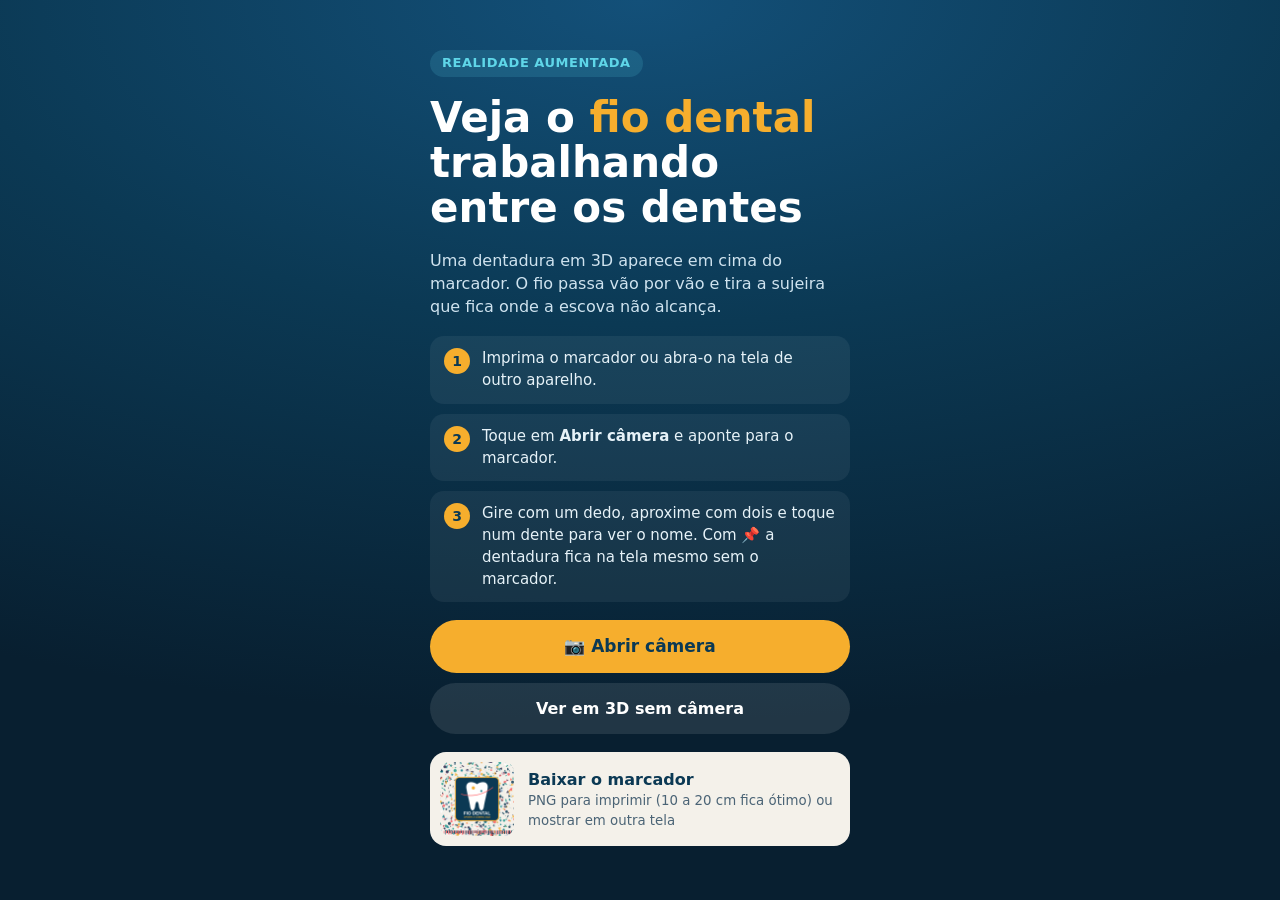
<file: ar/index.html>
<!doctype html>
<html lang="pt-BR">
<head>
  <meta charset="utf-8">
  <meta name="viewport" content="width=device-width, initial-scale=1, viewport-fit=cover, user-scalable=no">
  <title>Fio Dental em RA</title>
  <meta name="theme-color" content="#0b3954">
  <script type="importmap">
    { "imports": { "three": "../assets/vendor/three/three.module.min.js", "three/addons/": "../assets/vendor/three/addons/" } }
  </script>
  <link rel="modulepreload" href="./vendor/mindar/mindar-image-three.prod.js">
  <link rel="modulepreload" href="./vendor/mindar/controller-mGt1s8dJ.js">
  <link rel="modulepreload" href="./vendor/mindar/ui-fBadYuor.js">
  <link rel="modulepreload" href="./dentes.js">
  <style>
    :root { --azul: #0b3954; --menta: #5fd6e8; --coral: #ff5a5f; --ouro: #f6ae2d; --papel: #f4f1ea; }
    * { box-sizing: border-box; }
    html, body { margin: 0; height: 100%; background: #10263a; color: #fff; font: 16px/1.45 system-ui, -apple-system, "Segoe UI", Roboto, sans-serif; overflow: hidden; -webkit-tap-highlight-color: transparent; }
    [hidden] { display: none !important; }
    button, .btn { font: inherit; border: 0; cursor: pointer; border-radius: 999px; padding: 14px 22px; font-weight: 700; text-decoration: none; display: inline-flex; align-items: center; justify-content: center; gap: 8px; }

    #stage { position: fixed; inset: 0; z-index: 0; overflow: hidden; touch-action: none; }
    #stage, #stage * { touch-action: none; -webkit-user-select: none; user-select: none; -webkit-touch-callout: none; }

    #intro { position: fixed; inset: 0; z-index: 10; overflow-y: auto; background: radial-gradient(120% 80% at 50% 0%, #135079 0%, #0b3954 45%, #081f30 100%); }
    .intro-in { max-width: 460px; margin: 0 auto; padding: max(28px, env(safe-area-inset-top)) 20px 32px; display: flex; flex-direction: column; gap: 18px; min-height: 100%; justify-content: center; }
    .tag { align-self: flex-start; background: rgba(95, 214, 232, .15); color: var(--menta); border-radius: 999px; padding: 4px 12px; font-size: 13px; font-weight: 700; letter-spacing: .04em; }
    h1 { margin: 0; font-size: clamp(30px, 8vw, 42px); line-height: 1.08; }
    h1 em { font-style: normal; color: var(--ouro); }
    p { margin: 0; color: #cfe3ef; }
    .steps { margin: 0; padding: 0; list-style: none; display: grid; gap: 10px; }
    .steps li { display: flex; gap: 12px; align-items: flex-start; background: rgba(255, 255, 255, .06); border-radius: 14px; padding: 12px 14px; color: #e6f2f8; font-size: 15px; }
    .steps b { flex: none; width: 26px; height: 26px; border-radius: 50%; background: var(--ouro); color: var(--azul); display: grid; place-items: center; font-size: 14px; }
    .actions { display: grid; gap: 10px; }
    .primary { background: var(--ouro); color: var(--azul); font-size: 17px; }
    .ghost { background: rgba(255, 255, 255, .1); color: #fff; }
    .marker { display: flex; gap: 14px; align-items: center; background: var(--papel); color: var(--azul); border-radius: 16px; padding: 10px; text-decoration: none; }
    .marker img { width: 74px; height: 74px; border-radius: 10px; flex: none; }
    .marker small { display: block; color: #4b6476; }
    .warn { background: rgba(255, 90, 95, .16); border: 1px solid rgba(255, 90, 95, .5); color: #ffd9da; border-radius: 12px; padding: 10px 12px; font-size: 14px; }

    #hud { position: fixed; inset: 0; z-index: 5; pointer-events: none; display: flex; flex-direction: column; justify-content: space-between; padding: max(14px, env(safe-area-inset-top)) 16px max(16px, env(safe-area-inset-bottom)); }
    .top { display: flex; justify-content: space-between; align-items: center; gap: 10px; }
    .pill { pointer-events: auto; background: rgba(8, 31, 48, .78); backdrop-filter: blur(8px); -webkit-backdrop-filter: blur(8px); border-radius: 999px; padding: 8px 14px; font-weight: 700; font-size: 14px; display: flex; align-items: center; gap: 10px; }
    .track { width: 70px; height: 6px; border-radius: 3px; background: rgba(255, 255, 255, .18); overflow: hidden; }
    #bar { height: 100%; background: var(--menta); transform-origin: left; transform: scaleX(0); transition: transform .4s; }
    .bottom { display: grid; gap: 10px; justify-items: center; }
    .hint { background: rgba(8, 31, 48, .7); border-radius: 12px; padding: 8px 12px; font-size: 13px; color: #d7eaf3; text-align: center; max-width: 340px; transition: opacity .6s; }
    .hint.fade { opacity: 0; }
    .tools { display: flex; gap: 6px; pointer-events: auto; background: rgba(8, 31, 48, .82); backdrop-filter: blur(10px); -webkit-backdrop-filter: blur(10px); border-radius: 20px; padding: 6px; max-width: 100%; overflow-x: auto; scrollbar-width: none; }
    .tools::-webkit-scrollbar { display: none; }
    .tools button { flex: none; flex-direction: column; gap: 2px; background: transparent; color: #fff; padding: 7px 10px; border-radius: 14px; font-size: 19px; min-width: 58px; }
    .tools button span { font-size: 11px; font-weight: 600; color: #cfe3ef; }
    .tools button.on { background: rgba(95, 214, 232, .22); }
    .tools button:active { background: rgba(255, 255, 255, .12); }
    #btn-pin { position: absolute; left: 50%; transform: translateX(-50%); top: max(64px, calc(env(safe-area-inset-top) + 50px)); pointer-events: auto; background: rgba(8, 31, 48, .82); color: #fff; padding: 9px 16px; font-size: 14px; }
    #btn-pin.on { background: var(--ouro); color: var(--azul); }

    #label { position: fixed; left: 0; top: 0; z-index: 6; pointer-events: none; }
    #label > div { transform: translate(-50%, calc(-100% - 18px)); background: #fff; color: var(--azul); border-radius: 12px; padding: 7px 12px; white-space: nowrap; box-shadow: 0 8px 24px rgba(0, 0, 0, .3); text-align: center; }
    #label > div::after { content: ""; position: absolute; left: 50%; bottom: -6px; width: 12px; height: 12px; background: #fff; transform: translateX(-50%) rotate(45deg); }
    #label strong { display: block; font-size: 14px; }
    #label small { font-size: 12px; color: #4b6476; }

    #loading { position: fixed; inset: 0; z-index: 8; display: grid; place-items: center; background: #0b3954; }
    .load-in { display: grid; gap: 14px; justify-items: center; text-align: center; padding: 20px; }
    .spinner { width: 54px; height: 54px; border-radius: 50%; border: 4px solid rgba(255, 255, 255, .15); border-top-color: var(--ouro); animation: spin 0.9s linear infinite; }
    @keyframes spin { to { transform: rotate(360deg); } }
    .load-track { width: 200px; height: 6px; border-radius: 3px; background: rgba(255, 255, 255, .15); overflow: hidden; }
    #load-bar { display: block; height: 100%; background: var(--ouro); transform-origin: left; transform: scaleX(0); transition: transform .5s; }
    #btn-exit { padding: 8px 14px; pointer-events: auto; background: rgba(8, 31, 48, .78); color: #fff; font-size: 14px; }

    #scan { position: fixed; inset: 0; z-index: 4; pointer-events: none; display: grid; place-items: center; }
    .frame { width: min(68vw, 300px); aspect-ratio: 1; position: relative; animation: pulse 1.8s ease-in-out infinite; }
    .frame i { position: absolute; width: 44px; height: 44px; border: 4px solid var(--ouro); }
    .frame i:nth-child(1) { top: 0; left: 0; border-right: 0; border-bottom: 0; border-radius: 14px 0 0 0; }
    .frame i:nth-child(2) { top: 0; right: 0; border-left: 0; border-bottom: 0; border-radius: 0 14px 0 0; }
    .frame i:nth-child(3) { bottom: 0; left: 0; border-right: 0; border-top: 0; border-radius: 0 0 0 14px; }
    .frame i:nth-child(4) { bottom: 0; right: 0; border-left: 0; border-top: 0; border-radius: 0 0 14px 0; }
    .frame span { position: absolute; left: 50%; bottom: -46px; transform: translateX(-50%); white-space: nowrap; background: rgba(8, 31, 48, .8); padding: 6px 12px; border-radius: 999px; font-size: 14px; font-weight: 600; }
    @keyframes pulse { 50% { transform: scale(.94); opacity: .75; } }

    #msg { position: fixed; z-index: 20; left: 50%; top: 116px; transform: translate(-50%, -12px); opacity: 0; transition: .3s; background: #fff; color: var(--azul); border-radius: 14px; padding: 10px 16px; font-weight: 600; font-size: 14px; max-width: calc(100% - 32px); text-align: center; pointer-events: none; box-shadow: 0 10px 30px rgba(0, 0, 0, .3); }
    #msg.show { opacity: 1; transform: translate(-50%, 0); }
    @media (prefers-reduced-motion: reduce) { .frame { animation: none; } }
  </style>
</head>
<body>
  <div id="stage" hidden></div>

  <section id="intro">
    <div class="intro-in">
      <span class="tag">REALIDADE AUMENTADA</span>
      <h1>Veja o <em>fio dental</em> trabalhando entre os dentes</h1>
      <p>Uma dentadura em 3D aparece em cima do marcador. O fio passa vão por vão e tira a sujeira que fica onde a escova não alcança.</p>
      <ol class="steps">
        <li><b>1</b><span>Imprima o marcador ou abra-o na tela de outro aparelho.</span></li>
        <li><b>2</b><span>Toque em <strong>Abrir câmera</strong> e aponte para o marcador.</span></li>
        <li><b>3</b><span>Gire com um dedo, aproxime com dois e toque num dente para ver o nome. Com 📌 a dentadura fica na tela mesmo sem o marcador.</span></li>
      </ol>
      <div id="secure-warning" class="warn" hidden>Esta página não está em HTTPS, então o navegador não libera a câmera. Use o modo 3D ou abra pelo endereço publicado com https.</div>
      <div class="actions">
        <button id="btn-ar" class="primary">📷 Abrir câmera</button>
        <button id="btn-3d" class="ghost">Ver em 3D sem câmera</button>
      </div>
      <a class="marker" href="./assets/marcador.png" target="_blank" rel="noopener" download="marcador-fio-dental.png">
        <img src="./assets/marcador.png" alt="Marcador: cartão azul com um dente e o texto Fio Dental">
        <span><strong>Baixar o marcador</strong><small>PNG para imprimir (10 a 20 cm fica ótimo) ou mostrar em outra tela</small></span>
      </a>
    </div>
  </section>

  <div id="scan" hidden><div class="frame"><i></i><i></i><i></i><i></i><span>Aponte para o marcador</span></div></div>

  <div id="hud" hidden>
    <div class="top">
      <div class="pill">Vãos limpos <span id="count">0/13</span><span class="track"><span id="bar"></span></span></div>
      <button id="btn-exit">✕ Sair</button>
    </div>
    <button id="btn-pin" hidden>📌 Fixar na tela</button>
    <div class="bottom">
      <div class="hint" id="hint">1 dedo gira · 2 dedos aproximam e movem · toque num dente para ver o nome · toque duplo volta ao início</div>
      <div class="tools">
        <button id="btn-pause">⏸<span>Pausar</span></button>
        <button id="btn-mouth">👄<span>Fechar</span></button>
        <button id="btn-sep">↕️<span>Separar</span></button>
        <button id="btn-reset">🦠<span>Sujar</span></button>
        <button id="btn-center">🎯<span>Centralizar</span></button>
      </div>
    </div>
  </div>

  <div id="label" hidden><div><strong id="label-name"></strong><small id="label-info"></small></div></div>

  <div id="loading" hidden>
    <div class="load-in">
      <div class="spinner"></div>
      <strong id="load-step">Carregando…</strong>
      <span class="load-track"><span id="load-bar"></span></span>
    </div>
  </div>

  <div id="msg" role="status" aria-live="polite"></div>

  <script type="module" src="./app.js"></script>
</body>
</html>
</file>
<file: assets/css/style.css>
/* =========================================================
   Alta Vista Residence — Apresentação interativa da marca
   Paleta e tipografia conforme o Guia de Identidade Visual (ed. 01)
   ========================================================= */
:root {
  --mata: #193C30;
  --floresta: #284B3B;
  --oliva: #667451;
  --salvia: #A0AD91;
  --dourado: #B79A58;
  --dourado-claro: #D7C18C;
  --mineral: #E8E3D5;

  --mata-deep: color-mix(in srgb, var(--mata) 70%, #000);
  --gold-grad: linear-gradient(115deg, #8d7440 0%, var(--dourado) 22%, var(--dourado-claro) 42%, #f1e3bd 50%, var(--dourado-claro) 58%, var(--dourado) 78%, #8d7440 100%);

  --serif: "Marcellus", Georgia, serif;
  --sans: "DM Sans", Arial, sans-serif;

  --gutter: clamp(16px, 5vw, 84px);
  --ease: cubic-bezier(.22, 1, .36, 1);
  color-scheme: light;
}

*, *::before, *::after { box-sizing: border-box; }
html { -webkit-text-size-adjust: 100%; }
html.lenis, html.lenis body { height: auto; }
.lenis.lenis-smooth { scroll-behavior: auto !important; }
body {
  margin: 0;
  background: var(--mata);
  color: var(--mata);
  font-family: var(--sans);
  font-size: 17px;
  line-height: 1.55;
  -webkit-font-smoothing: antialiased;
  overflow-x: hidden;
}
body.is-loading { overflow: hidden; }
img { display: block; max-width: 100%; }
a { color: inherit; text-decoration: none; }
button { font: inherit; color: inherit; background: none; border: 0; cursor: pointer; padding: 0; }
::selection { background: var(--dourado-claro); color: var(--mata); }

.wrap { width: 100%; max-width: 1440px; margin: 0 auto; padding: 0 var(--gutter); position: relative; }
section { position: relative; }
.section--mineral { background: var(--mineral); color: var(--mata); }
.section--salvia { background: var(--salvia); color: var(--mata); }
.section--mata { background: radial-gradient(120% 90% at 80% 0%, var(--floresta) 0%, var(--mata) 45%, var(--mata-deep) 100%); color: var(--mineral); }

/* ---------- type ---------- */
.eyebrow { font: 600 13px/1.4 var(--sans); letter-spacing: .08em; text-transform: uppercase; color: var(--dourado); margin: 0 0 22px; }
.eyebrow--gold { color: var(--dourado-claro); }
.eyebrow--gold-dark { color: var(--mata); opacity: .8; }
.display { font: 400 clamp(46px, 7.4vw, 124px)/1.02 var(--serif); margin: 0; color: var(--mineral); letter-spacing: -.005em; max-width: 13ch; }
.h2 { font: 400 clamp(36px, 4.6vw, 68px)/1.08 var(--serif); margin: 0 0 30px; max-width: 20ch; }
.h2--light { color: var(--mineral); }
.h3 { font: 400 clamp(26px, 2.6vw, 38px)/1.15 var(--serif); margin: 90px 0 30px; }
.h3s { font: 400 26px/1.2 var(--serif); margin: 34px 0 10px; }
.lead { font-size: clamp(18px, 1.6vw, 23px); line-height: 1.5; max-width: 46ch; color: var(--mineral); margin: 26px 0 0; }
.lead--dark { color: var(--mata); max-width: 62ch; }
.note { font-size: 13.5px; line-height: 1.5; opacity: .78; max-width: 90ch; margin: 56px 0 0; }
.note--light { color: var(--mineral); }
.note--dark { color: var(--mata); }
.gold-text { background: var(--gold-grad); background-size: 220% 100%; -webkit-background-clip: text; background-clip: text; color: transparent; animation: sheen 6s linear infinite; }
@keyframes sheen { to { background-position: -220% 0; } }

/* split text */
.split-line { display: inline-block; overflow: hidden; vertical-align: top; padding-bottom: .1em; margin-bottom: -.1em; }
.split-line > span { display: inline-block; will-change: transform; }

/* ---------- logos ---------- */
[data-logo] { display: inline-block; line-height: 0; }
[data-logo] svg { width: 100%; height: auto; display: block; overflow: visible; }

/* ---------- grain + cursor + progress ---------- */
.grain { position: fixed; inset: -50%; z-index: 90; pointer-events: none; opacity: .07; mix-blend-mode: overlay;
  background-image: url("data:image/svg+xml,%3Csvg xmlns='http://www.w3.org/2000/svg' width='160' height='160'%3E%3Cfilter id='n'%3E%3CfeTurbulence type='fractalNoise' baseFrequency='.9' numOctaves='3' stitchTiles='stitch'/%3E%3C/filter%3E%3Crect width='100%25' height='100%25' filter='url(%23n)'/%3E%3C/svg%3E");
  animation: grain 1.2s steps(6) infinite; }
@keyframes grain { 0%{transform:translate(0,0)} 20%{transform:translate(-3%,2%)} 40%{transform:translate(2%,-3%)} 60%{transform:translate(-2%,-1%)} 80%{transform:translate(3%,3%)} 100%{transform:translate(0,0)} }

.cursor { position: fixed; left: 0; top: 0; z-index: 200; pointer-events: none; mix-blend-mode: normal; }
.cursor__dot, .cursor__ring { position: absolute; left: 0; top: 0; border-radius: 50%; transform: translate(-50%, -50%); }
.cursor__dot { width: 6px; height: 6px; background: var(--dourado-claro); }
.cursor__ring { width: 38px; height: 38px; border: 1px solid color-mix(in srgb, var(--dourado) 80%, transparent); display: grid; place-items: center;
  transition: width .45s var(--ease), height .45s var(--ease), background .3s, border-color .3s; backdrop-filter: blur(0px); }
.cursor__label { font: 600 10px/1 var(--sans); letter-spacing: .12em; text-transform: uppercase; font-style: normal; color: var(--mata); opacity: 0; transition: opacity .25s; }
.cursor.is-hover .cursor__ring { width: 74px; height: 74px; background: color-mix(in srgb, var(--dourado-claro) 88%, transparent); border-color: transparent; }
.cursor.is-hover .cursor__label { opacity: 1; }
.cursor.is-hover.no-label .cursor__ring { width: 56px; height: 56px; background: color-mix(in srgb, var(--dourado-claro) 25%, transparent); border-color: var(--dourado); }
.cursor.is-down .cursor__ring { width: 28px; height: 28px; }
@media (hover: none), (pointer: coarse) { .cursor { display: none; } }
@media (hover: hover) and (pointer: fine) { body, a, button, input, [contenteditable] { cursor: none; } }

.progress { position: fixed; left: 0; top: 0; right: 0; height: 2px; z-index: 120; pointer-events: none; }
.progress span { display: block; height: 100%; width: 100%; transform-origin: 0 50%; transform: scaleX(0); background: var(--gold-grad); background-size: 200% 100%; }

/* ---------- loader ---------- */
.loader { position: fixed; inset: 0; z-index: 300; display: grid; place-items: center; align-content: center; gap: 28px;
  background: radial-gradient(70% 70% at 50% 45%, var(--floresta), var(--mata) 55%, var(--mata-deep)); color: var(--dourado-claro); }
.loader__mark { width: min(220px, 46vw); }
.loader__mark path.stroke { fill: none; stroke: var(--dourado-claro); stroke-width: 1.2; }
.loader__mark path.full { fill: url(#goldGrad); opacity: 0; }
.loader__count { font: 400 14px/1 var(--sans); letter-spacing: .2em; color: var(--salvia); }

/* ---------- nav ---------- */
.nav { position: fixed; z-index: 100; top: 0; left: 0; right: 0; display: flex; align-items: center; justify-content: space-between; gap: 24px;
  padding: 22px var(--gutter); color: var(--mineral); transition: translate .6s var(--ease), background .4s, color .4s, padding .4s; }
.nav.is-scrolled { padding-top: 14px; padding-bottom: 14px; background: color-mix(in srgb, var(--mata) 72%, transparent); backdrop-filter: blur(14px) saturate(1.2); -webkit-backdrop-filter: blur(14px) saturate(1.2); }
.nav.is-light { color: var(--mata); }
.nav.is-light.is-scrolled { background: color-mix(in srgb, var(--mineral) 78%, transparent); }
.nav.is-hidden { translate: 0 -110%; }
.nav__brand { width: 200px; color: inherit; }
.nav__links { display: flex; gap: clamp(14px, 2vw, 32px); font-size: 14px; }
.nav__links a { position: relative; padding: 6px 0; opacity: .82; transition: opacity .3s; }
.nav__links a i { font-style: normal; font-size: 11px; color: var(--dourado); margin-right: 6px; }
.nav__links a::after { content: ""; position: absolute; left: 0; right: 0; bottom: 0; height: 1px; background: var(--dourado); transform: scaleX(0); transform-origin: right; transition: transform .5s var(--ease); }
.nav__links a:hover, .nav__links a.is-active { opacity: 1; }
.nav__links a:hover::after, .nav__links a.is-active::after { transform: scaleX(1); transform-origin: left; }
.nav__menu { display: none; width: 44px; height: 44px; position: relative; }
.nav__menu span { position: absolute; left: 10px; right: 10px; height: 1.5px; background: currentColor; transition: transform .4s var(--ease); }
.nav__menu span:first-child { top: 17px; } .nav__menu span:last-child { top: 26px; }
.nav.is-open .nav__menu span:first-child { transform: translateY(4.5px) rotate(45deg); }
.nav.is-open .nav__menu span:last-child { transform: translateY(-4.5px) rotate(-45deg); }

/* ---------- hero ---------- */
.hero { height: 100vh; height: 100svh; min-height: 640px; overflow: hidden; color: var(--mineral);
  background: radial-gradient(60% 70% at 68% 45%, color-mix(in srgb, var(--floresta) 90%, var(--dourado) 10%) 0%, var(--mata) 48%, var(--mata-deep) 100%); }
.hero__canvas { position: absolute; inset: 0; width: 100%; height: 100%; display: block; }
.hero__light { position: absolute; inset: 0; pointer-events: none; mix-blend-mode: screen; opacity: .55;
  background: radial-gradient(30vmax 30vmax at var(--lx, 70%) var(--ly, 40%), color-mix(in srgb, var(--dourado-claro) 35%, transparent), transparent 70%); }
.hero__content { position: absolute; left: var(--gutter); bottom: 17vh; max-width: min(760px, 56vw); z-index: 2; pointer-events: none; }
.hero__title { font: 400 clamp(48px, 7vw, 116px)/1.0 var(--serif); margin: 0; text-shadow: 0 2px 40px rgba(0,0,0,.25); }
.hero__sub { max-width: 44ch; margin: 28px 0 0; font-size: clamp(16px, 1.3vw, 19px); color: color-mix(in srgb, var(--mineral) 85%, transparent); }
.hero__hint { position: absolute; z-index: 2; right: var(--gutter); bottom: 5vh; display: flex; flex-direction: column; align-items: flex-end; gap: 14px; font-size: 12px; letter-spacing: .14em; text-transform: uppercase; color: var(--salvia); }
.hero__scroll { display: flex; align-items: center; gap: 12px; color: var(--dourado-claro); }
.hero__scroll i { width: 1px; height: 46px; background: linear-gradient(var(--dourado-claro), transparent); position: relative; overflow: hidden; }
.hero__scroll i::after { content: ""; position: absolute; left: 0; top: -40%; width: 100%; height: 40%; background: var(--mineral); animation: drip 2s var(--ease) infinite; }
@keyframes drip { to { top: 110%; } }
.hero__meta { position: absolute; z-index: 2; left: var(--gutter); bottom: 5vh; display: flex; align-items: center; gap: 28px; font-size: 12px; letter-spacing: .14em; text-transform: uppercase; color: var(--dourado-claro); }
.hero--nogl .hero__canvas { display: none; }
.hero--nogl::after { content: ""; position: absolute; right: 8vw; top: 18vh; width: 38vmin; aspect-ratio: 355/313; background: var(--gold-grad);
  -webkit-mask: url(../brand/symbol.svg) center/contain no-repeat; mask: url(../brand/symbol.svg) center/contain no-repeat; }

/* ---------- manifesto ---------- */
.manifesto { padding: 160px 0 140px; }
.manifesto__title { font: 400 clamp(40px, 5.6vw, 86px)/1.04 var(--serif); margin: 0 0 40px; max-width: 16ch; }
.manifesto__text { font-size: clamp(22px, 2.3vw, 34px); line-height: 1.35; max-width: 34ch; margin: 0 0 100px; }
.manifesto__text .w { opacity: .14; transition: opacity .2s; }
.chapters { list-style: none; margin: 0; padding: 0; display: grid; grid-template-columns: 1fr 1fr; column-gap: 60px; }
.chapters a { display: grid; grid-template-columns: 54px 1fr; align-items: baseline; padding: 26px 0; border-top: 1px solid color-mix(in srgb, var(--dourado) 55%, transparent); position: relative; overflow: hidden; }
.chapters a::before { content: ""; position: absolute; inset: 0; background: linear-gradient(90deg, var(--mata), var(--floresta)); transform: translateY(101%); transition: transform .6s var(--ease); z-index: 0; }
.chapters a > * { position: relative; z-index: 1; transition: color .4s, transform .6s var(--ease); }
.chapters i { font-style: normal; color: var(--dourado); font-size: 14px; }
.chapters span { font: 400 clamp(26px, 2.4vw, 36px)/1.1 var(--serif); }
.chapters b { grid-column: 2; font-weight: 400; font-size: 14px; opacity: 0; transform: translateY(8px); height: 0; }
.chapters a:hover::before { transform: translateY(0); }
.chapters a:hover span { color: var(--mineral); transform: translateX(16px); }
.chapters a:hover b { opacity: .8; color: var(--salvia); transform: translateX(16px); height: auto; }
.chapters a:hover i { color: var(--dourado-claro); transform: translateX(16px); }

/* ---------- chapter covers (parallax) ---------- */
.chapter-cover { height: 110vh; min-height: 680px; overflow: hidden; display: flex; align-items: center; background: var(--mata); }
.parallax-media { position: absolute; inset: -18% 0; will-change: transform; }
.parallax-media img { width: 100%; height: 100%; object-fit: cover; transform: scale(1.06); filter: saturate(.95); }
.chapter-cover__shade { position: absolute; inset: 0; background:
  radial-gradient(90% 80% at 15% 50%, color-mix(in srgb, var(--mata-deep) 78%, transparent), transparent 70%),
  linear-gradient(180deg, color-mix(in srgb, var(--mata) 55%, transparent), transparent 30%, transparent 70%, color-mix(in srgb, var(--mata) 70%, transparent)); }
.chapter-cover__shade--side { background: linear-gradient(90deg, color-mix(in srgb, var(--mata-deep) 92%, transparent) 0%, color-mix(in srgb, var(--mata) 70%, transparent) 45%, transparent 75%); }
.chapter-cover__content { z-index: 2; }
.chapter-cover .lead { max-width: 40ch; }

/* ---------- essence ---------- */
.essence { padding: 150px 0 130px; }
.pillars3 { display: grid; grid-template-columns: repeat(3, 1fr); gap: 28px; margin-top: 90px; perspective: 1200px; }
.pillars3 h3 { font: 400 32px/1.15 var(--serif); margin: 0 0 18px; }
.pillars3 p { margin: 0; font-size: 18px; }
.pillars3--plain > div { border-top: 1px solid color-mix(in srgb, var(--dourado) 60%, transparent); padding-top: 28px; }
.tilt-card { position: relative; padding: 44px 36px 48px; min-height: 300px; border-radius: 4px; overflow: hidden; transform-style: preserve-3d;
  background: linear-gradient(160deg, #f1ede2 0%, var(--mineral) 60%, color-mix(in srgb, var(--mineral) 85%, var(--salvia)) 100%);
  box-shadow: 0 1px 0 rgba(255,255,255,.7) inset, 0 30px 60px -30px color-mix(in srgb, var(--mata) 45%, transparent), 0 0 0 1px color-mix(in srgb, var(--dourado) 25%, transparent);
  transition: box-shadow .5s; will-change: transform; }
.tilt-card__num { display: block; font: 400 15px/1 var(--serif); color: var(--dourado); margin-bottom: 70px; letter-spacing: .1em; transform: translateZ(30px); }
.tilt-card h3, .tilt-card p { transform: translateZ(40px); }
.tilt-card__glare { position: absolute; inset: 0; pointer-events: none; opacity: 0; transition: opacity .4s;
  background: radial-gradient(500px circle at var(--gx, 50%) var(--gy, 50%), rgba(255, 246, 220, .55), transparent 45%); mix-blend-mode: soft-light; }
[data-tilt]:hover .tilt-card__glare { opacity: 1; }
.tilt-card:hover { box-shadow: 0 1px 0 rgba(255,255,255,.7) inset, 0 50px 80px -30px color-mix(in srgb, var(--mata) 55%, transparent), 0 0 0 1px var(--dourado); }

/* ---------- naming ---------- */
.naming { padding: 150px 0 120px; overflow: hidden; }
.naming__words { position: absolute; inset: 0; pointer-events: none; display: flex; flex-direction: column; justify-content: center; }
.naming__big { font: 400 clamp(160px, 30vw, 480px)/.85 var(--serif); color: color-mix(in srgb, var(--mata) 9%, transparent); white-space: nowrap; will-change: transform; }
.naming__big--r { align-self: flex-end; }
.naming__split { display: grid; grid-template-columns: 1fr 1fr; gap: 60px; margin: 50px 0 100px; font-size: clamp(20px, 2vw, 28px); line-height: 1.35; }
.naming__split p { margin: 0; max-width: 24ch; }
.naming__split strong { font: 400 1.6em/1 var(--serif); display: block; margin-bottom: 8px; }
.values { display: grid; grid-template-columns: repeat(4, 1fr); gap: 20px; }
.value { padding: 30px 26px 34px; border-radius: 4px; background: color-mix(in srgb, var(--mineral) 26%, transparent); border: 1px solid color-mix(in srgb, var(--mata) 14%, transparent);
  backdrop-filter: blur(6px); transition: translate .6s var(--ease), background .4s, box-shadow .5s; }
.value:hover { translate: 0 -10px; background: color-mix(in srgb, var(--mineral) 60%, transparent); box-shadow: 0 30px 50px -30px color-mix(in srgb, var(--mata) 60%, transparent); }
.value h3 { font: 400 28px/1.1 var(--serif); margin: 26px 0 10px; }
.value p { margin: 0; font-size: 16px; }
.icon { width: 64px; height: 64px; fill: none; stroke: var(--mata); stroke-width: 2; stroke-linecap: round; stroke-linejoin: round; overflow: visible; }
.icon > * { stroke-dasharray: var(--len, 300); stroke-dashoffset: 0; }
.value:hover .icon > *, .icon--lg:hover > * { animation: draw 1.2s var(--ease) both; }
.value:hover .icon > *:nth-child(2), .icon--lg:hover > *:nth-child(2) { animation-delay: .1s; }
.value:hover .icon > *:nth-child(3), .icon--lg:hover > *:nth-child(3) { animation-delay: .2s; }
.value:hover .icon > *:nth-child(n+4), .icon--lg:hover > *:nth-child(n+4) { animation-delay: .3s; }
@keyframes draw { from { stroke-dashoffset: var(--len, 300); } to { stroke-dashoffset: 0; } }

/* ---------- verbal ---------- */
.verbal { padding: 0 0 130px; overflow: hidden; }
.marquee { padding: 46px 0; border-bottom: 1px solid color-mix(in srgb, var(--dourado) 35%, transparent); margin-bottom: 120px; overflow: hidden; }
.marquee__track { display: flex; align-items: center; gap: 50px; width: max-content; animation: marquee 38s linear infinite; }
.marquee:hover .marquee__track { animation-play-state: paused; }
.marquee__track > span:not(.marquee__sym) { font: 400 clamp(40px, 5vw, 76px)/1 var(--serif); white-space: nowrap; color: transparent; -webkit-text-stroke: 1px color-mix(in srgb, var(--dourado-claro) 70%, transparent); transition: color .4s; }
.marquee__track > span:not(.marquee__sym):hover { color: var(--dourado-claro); }
.marquee__sym { width: 54px; color: var(--dourado); flex: none; }
@keyframes marquee { to { transform: translateX(-50%); } }
.verbal__grid { display: grid; grid-template-columns: 1.05fr 1fr; gap: 80px; align-items: start; }
.verbal__lists { display: grid; grid-template-columns: 1fr 1fr; gap: 40px; padding-top: 50px; }
.verbal__col h3 { font: 400 26px/1.2 var(--serif); color: var(--dourado-claro); margin: 0 0 22px; }
.quotes, .checks { list-style: none; padding: 0; margin: 0; }
.quotes li, .checks li { padding: 18px 0; border-top: 1px solid color-mix(in srgb, var(--salvia) 30%, transparent); font-size: 17px; transition: color .3s, padding .5s var(--ease); }
.quotes li:hover { color: var(--dourado-claro); padding-left: 10px; }
.checks li { padding-left: 26px; position: relative; }
.checks li::before { content: ""; position: absolute; left: 0; top: 26px; width: 12px; height: 6px; border-left: 1.5px solid var(--dourado); border-bottom: 1.5px solid var(--dourado); transform: rotate(-45deg); }

/* ---------- build (symbol construction) ---------- */
.build__pin { height: 100vh; height: 100svh; min-height: 640px; display: grid; grid-template-columns: 1.15fr 1fr; align-items: center; gap: 40px; padding: 90px var(--gutter) 60px; position: relative; overflow: hidden; }
.build__stage { position: relative; height: 100%; display: grid; place-items: center; }
.build__grid { position: absolute; inset: 6% 4%; opacity: .5;
  background-image: linear-gradient(color-mix(in srgb, var(--dourado) 22%, transparent) 1px, transparent 1px), linear-gradient(90deg, color-mix(in srgb, var(--dourado) 22%, transparent) 1px, transparent 1px);
  background-size: 48px 48px; -webkit-mask: radial-gradient(closest-side, #000 30%, transparent); mask: radial-gradient(closest-side, #000 30%, transparent); }
.build__logo { position: relative; width: min(100%, 620px); }
.build__logo svg { width: 100%; height: auto; overflow: visible; }
.build__logo .b-lake { fill: color-mix(in srgb, var(--salvia) 55%, transparent); }
.build__logo .b-stroke { fill: none; stroke: var(--mata); stroke-width: 1.4; vector-effect: non-scaling-stroke; }
.build__logo .b-fill, .build__logo .b-letter, .build__logo .b-res { fill: var(--mata); }
.build__logo .b-guide { fill: none; stroke: var(--dourado); stroke-width: 1; stroke-dasharray: 4 6; vector-effect: non-scaling-stroke; }
.build__logo .b-ripples ellipse { fill: none; stroke: var(--dourado); stroke-width: 1.2; vector-effect: non-scaling-stroke; opacity: 0; }
.build__logo .b-label circle { fill: var(--dourado); }
.build__logo .b-label path { fill: none; stroke: var(--dourado); stroke-width: 1; vector-effect: non-scaling-stroke; }
.build__logo .b-label text { font: 600 13px var(--sans); letter-spacing: .1em; text-transform: uppercase; fill: var(--oliva); }
.tale { display: grid; margin-top: 18px; min-height: 290px; }
.tale__step { grid-area: 1 / 1; opacity: 0; transform: translateY(24px); transition: opacity .6s var(--ease), transform .8s var(--ease); pointer-events: none; }
.tale__step.is-active { opacity: 1; transform: none; pointer-events: auto; }
.tale__step i { display: block; font: 600 13px/1.4 var(--sans); font-style: normal; letter-spacing: .1em; text-transform: uppercase; color: var(--dourado); margin-bottom: 14px; }
.tale__step h3 { font: 400 clamp(34px, 3.8vw, 58px)/1.06 var(--serif); margin: 0 0 20px; max-width: 13ch; }
.tale__step p { margin: 0; font-size: clamp(17px, 1.35vw, 20px); line-height: 1.55; max-width: 40ch; }
.build__dots { display: flex; gap: 8px; margin-top: 30px; }
.build__dots span { width: 28px; height: 3px; border-radius: 2px; background: color-mix(in srgb, var(--dourado) 25%, transparent); transition: background .5s; }
.build__dots span.is-active { background: var(--dourado); }
.build__bar { margin-top: 26px; height: 2px; background: color-mix(in srgb, var(--dourado) 25%, transparent); }
.build__bar span { display: block; height: 100%; background: var(--dourado); transform-origin: 0 0; transform: scaleX(0); }
.build__note { position: absolute; left: var(--gutter); bottom: 24px; margin: 0; }

/* ---------- versions ---------- */
.versions { padding: 120px 0 130px; }
.versions__tabs { display: inline-flex; gap: 4px; padding: 5px; border-radius: 99px; background: color-mix(in srgb, var(--mata) 7%, transparent); margin-bottom: 26px; position: relative; }
.versions__tabs button, .seg button, .studio__tabs button { padding: 10px 20px; border-radius: 99px; font-size: 15px; transition: background .4s, color .4s; }
.versions__tabs button.is-active, .seg button.is-active { background: var(--mata); color: var(--mineral); }
.versions__stage { position: relative; height: clamp(360px, 52vh, 560px); border-radius: 6px; overflow: hidden; display: grid; place-items: center;
  background: radial-gradient(70% 90% at 50% 30%, #f3efe4, var(--mineral) 60%, color-mix(in srgb, var(--mineral) 88%, var(--salvia))); box-shadow: 0 0 0 1px color-mix(in srgb, var(--dourado) 30%, transparent) inset; }
.versions__logo { position: absolute; color: var(--mata); opacity: 0; transform: translateY(30px) scale(.96); filter: blur(8px); transition: opacity .7s var(--ease), transform .9s var(--ease), filter .7s; }
.versions__logo.is-active { opacity: 1; transform: none; filter: none; }
.versions__logo[data-version-panel="vertical"] { width: min(360px, 60%); }
.versions__logo[data-version-panel="horizontal"] { width: min(620px, 78%); }
.versions__logo[data-version-panel="symbol"] { width: min(250px, 46%); }
.versions__clear { position: absolute; border: 1px dashed var(--dourado); opacity: 0; transition: opacity .5s, inset .7s var(--ease); inset: 50%; pointer-events: none; }
.versions__clear i { position: absolute; font: 400 14px/1 var(--sans); font-style: normal; color: var(--dourado); }
.versions__clear i:nth-child(1) { left: 6px; top: -18px; } .versions__clear i:nth-child(2) { right: 6px; top: -18px; }
.versions__clear i:nth-child(3) { left: -14px; bottom: 6px; } .versions__clear i:nth-child(4) { right: -14px; bottom: 6px; }
.versions__stage:hover .versions__clear { opacity: 1; }
.versions__hint { position: absolute; bottom: 16px; left: 0; right: 0; text-align: center; font-size: 12px; letter-spacing: .1em; text-transform: uppercase; color: var(--oliva); margin: 0; transition: opacity .4s; }
.versions__stage:hover .versions__hint { opacity: 0; }
.versions__info { display: grid; grid-template-columns: 1fr 1fr; gap: 60px; margin-top: 44px; }
.versions__info h3 { font: 400 24px/1.2 var(--serif); margin: 0 0 10px; }
.versions__info p { margin: 0; max-width: 52ch; }

.reduction { margin-top: 110px; padding: 44px; border-radius: 6px; background: linear-gradient(140deg, var(--mata), var(--floresta)); color: var(--mineral); display: grid; grid-template-columns: 1fr 1.3fr; gap: 20px 60px; align-items: center; }
.reduction__head h3 { font: 400 32px/1.1 var(--serif); margin: 0 0 12px; }
.reduction__head p { margin: 0; color: var(--salvia); max-width: 40ch; }
.reduction__stage { grid-column: 2; grid-row: 1 / span 3; height: 340px; display: grid; place-items: center; border-radius: 4px; background: var(--mineral); position: relative; overflow: hidden; }
.reduction__logo { color: var(--mata); width: 320px; transition: width .15s; }
.reduction__readout { display: flex; flex-direction: column; gap: 4px; }
.reduction__readout b { font: 400 44px/1 var(--serif); color: var(--dourado-claro); }
.reduction__readout span { font-size: 14px; color: var(--salvia); }
input[type="range"] { -webkit-appearance: none; appearance: none; width: 100%; height: 30px; background: transparent; }
input[type="range"]::-webkit-slider-runnable-track { height: 2px; background: linear-gradient(90deg, var(--dourado) var(--p, 50%), color-mix(in srgb, var(--salvia) 40%, transparent) var(--p, 50%)); }
input[type="range"]::-moz-range-track { height: 2px; background: color-mix(in srgb, var(--salvia) 40%, transparent); }
input[type="range"]::-moz-range-progress { height: 2px; background: var(--dourado); }
input[type="range"]::-webkit-slider-thumb { -webkit-appearance: none; width: 22px; height: 22px; margin-top: -10px; border-radius: 50%; background: var(--dourado-claro); box-shadow: 0 0 0 6px color-mix(in srgb, var(--dourado) 30%, transparent); }
input[type="range"]::-moz-range-thumb { width: 22px; height: 22px; border: 0; border-radius: 50%; background: var(--dourado-claro); }

/* ---------- backgrounds ---------- */
.backgrounds { padding: 40px 0 140px; }
.bg-switch { display: grid; grid-template-columns: 1.6fr 1fr; gap: 28px; align-items: stretch; }
.bg-switch__stage { position: relative; min-height: 420px; border-radius: 6px; box-shadow: 0 0 0 1px color-mix(in srgb, var(--dourado) 35%, transparent) inset, 0 40px 70px -50px rgba(25,60,48,.55); display: grid; place-items: center; overflow: hidden; transition: background-color .8s var(--ease), color .8s var(--ease); }
.bg-switch__stage[data-bg="mineral"] { background-color: var(--mineral); color: var(--mata); }
.bg-switch__stage[data-bg="mata"] { background-color: var(--mata); color: var(--mineral); }
.bg-switch__stage[data-bg="salvia"] { background-color: var(--salvia); color: var(--mata); }
.bg-switch__stage[data-bg="dourado"] { background-color: var(--mata); color: var(--dourado); }
.bg-switch__light { position: absolute; inset: 0; background: radial-gradient(50% 60% at var(--lx, 50%) var(--ly, 40%), rgba(255, 248, 225, .22), transparent 70%); pointer-events: none; }
.bg-switch__logo { width: min(520px, 76%); position: relative; }
.bg-switch__stage[data-bg="dourado"] .bg-switch__logo svg path { fill: url(#goldGrad); }
.bg-switch__opts { display: grid; gap: 10px; }
.bg-switch__opts button { display: flex; align-items: center; gap: 16px; padding: 18px 20px; border-radius: 6px; text-align: left; font-size: 17px; border: 1px solid color-mix(in srgb, var(--mata) 15%, transparent); transition: background .4s, border-color .4s, transform .5s var(--ease); }
.bg-switch__opts button:hover { transform: translateX(6px); }
.bg-switch__opts button.is-active { background: var(--mata); color: var(--mineral); border-color: var(--mata); }
.bg-switch__opts i { width: 40px; height: 40px; border-radius: 50%; background: linear-gradient(135deg, var(--a) 50%, var(--b) 50%); box-shadow: 0 0 0 1px color-mix(in srgb, var(--dourado) 50%, transparent); flex: none; }

.misuse__title { margin-top: 120px; }
.misuse { display: grid; grid-template-columns: repeat(3, 1fr); gap: 22px; perspective: 1400px; }
.misuse__card { margin: 0; }
.misuse__inner { position: relative; height: 210px; transform-style: preserve-3d; transition: transform .9s var(--ease); }
.misuse__card:hover .misuse__inner { transform: rotateY(180deg); }
.misuse__front, .misuse__back { position: absolute; inset: 0; display: grid; place-items: center; border-radius: 4px; backface-visibility: hidden; -webkit-backface-visibility: hidden; overflow: hidden; background: #f2eee3; color: var(--mata); }
.misuse__front::after { content: ""; position: absolute; top: 14px; right: 14px; width: 26px; height: 26px; border-radius: 50%; background: #9b3a2f; -webkit-mask: radial-gradient(circle, #000 60%, transparent 62%); }
.misuse__front::before { content: "×"; position: absolute; top: 12px; right: 21px; z-index: 2; color: #fff; font: 600 18px/1 var(--sans); }
.misuse__back { transform: rotateY(180deg); background: var(--mata); color: var(--mineral); }
.misuse__back > span { width: 64%; }
.misuse__back b { position: absolute; top: 14px; right: 16px; font-weight: 600; font-size: 12px; letter-spacing: .1em; text-transform: uppercase; color: var(--dourado-claro); }
.misuse__card figcaption { margin-top: 14px; font-weight: 600; }
.mis { width: 64%; }
.mis--squash svg { transform: scaleY(.62); }
.mis--rotate { transform: rotate(-16deg); }
.mis--color svg path { fill: #a63d31; }
.mis--shadow { filter: drop-shadow(10px 6px 0 rgba(25,60,48,.35)) drop-shadow(16px 10px 2px rgba(25,60,48,.2)); }
.mis--font { display: flex; flex-direction: column; align-items: center; gap: 10px; }
.mis--font [data-logo] { width: 70px; }
.mis--font b { font: 600 30px/1 var(--sans); letter-spacing: .02em; }
.mis--p01 .mis--p01__bg { position: absolute; inset: -10% -30% -10% -10%; color: var(--salvia); width: auto; }
.mis--p01 .mis--p01__bg svg { width: 100%; height: 100%; }
.mis--p01 > [data-logo="horizontal"] { width: 64%; position: relative; }

/* ---------- palette ---------- */
.palette { padding: 140px 0 120px; }
.palette__hint { font-size: 13px; letter-spacing: .08em; text-transform: uppercase; color: var(--oliva); margin: -10px 0 40px; }
.swatches { display: flex; height: clamp(420px, 66vh, 640px); padding: 0 var(--gutter); gap: 8px; max-width: 1440px; margin: 0 auto; }
.swatch { flex: 1; position: relative; overflow: hidden; border-radius: 4px; text-align: left; background: var(--c); color: var(--t); padding: 26px 22px;
  display: flex; flex-direction: column; justify-content: space-between; transition: flex .9s var(--ease); min-width: 0; }
.swatch::before { content: ""; position: absolute; inset: 0; pointer-events: none;
  background: radial-gradient(120% 70% at 30% 0%, rgba(255,255,255,.18), transparent 55%), linear-gradient(180deg, transparent 60%, rgba(0,0,0,.14)); }
.swatch--metal::after { content: ""; position: absolute; inset: 0; pointer-events: none; mix-blend-mode: soft-light;
  background: linear-gradient(115deg, transparent 20%, rgba(255,250,230,.75) 45%, transparent 60%); background-size: 260% 100%; background-position: 120% 0; transition: background-position 1.4s var(--ease); }
.swatch--metal:hover::after { background-position: -40% 0; }
.swatch:hover, .swatch:focus-visible { flex: 3.4; }
.swatch__name { font: 400 clamp(22px, 2vw, 34px)/1.1 var(--serif); position: relative; white-space: nowrap; writing-mode: vertical-rl; transform: rotate(180deg); transition: transform .6s var(--ease); }
.swatch:hover .swatch__name, .swatch:focus-visible .swatch__name { writing-mode: horizontal-tb; transform: none; }
.swatch__data { position: relative; font-size: 14px; line-height: 1.6; opacity: 0; transform: translateY(16px); transition: opacity .4s, transform .6s var(--ease); white-space: nowrap; }
.swatch__data b { display: block; font: 600 24px/1.3 var(--sans); }
.swatch__role { position: absolute; right: 22px; top: 30px; font-size: 12px; letter-spacing: .1em; text-transform: uppercase; opacity: 0; transition: opacity .4s .1s; }
.swatch:hover .swatch__data, .swatch:hover .swatch__role, .swatch:focus-visible .swatch__data { opacity: 1; transform: none; }
.combos { display: grid; grid-template-columns: 1fr 1fr; gap: 20px; perspective: 1200px; }
.combo { position: relative; padding: 50px 44px; min-height: 230px; border-radius: 4px; overflow: hidden; background: var(--bg); color: var(--fg); transform-style: preserve-3d;
  box-shadow: 0 0 0 1px color-mix(in srgb, var(--dourado) 25%, transparent), 0 30px 60px -40px rgba(0,0,0,.5); }
.combo h4 { font: 400 clamp(30px, 3vw, 46px)/1.1 var(--serif); margin: 0 0 30px; transform: translateZ(30px); }
.combo p { margin: 0; font-size: 20px; transform: translateZ(20px); }

/* ---------- material ---------- */
.material { padding: 140px 0; overflow: hidden; }
.material__grid { display: grid; grid-template-columns: 1.25fr 1fr; gap: 70px; align-items: center; }
.material__media, .photo__media { position: relative; margin: 0; aspect-ratio: 3/2; border-radius: 6px; overflow: hidden; transform-style: preserve-3d; box-shadow: 0 60px 90px -50px rgba(0,0,0,.7); }
.parallax-inner { position: absolute; inset: -10%; }
.parallax-inner img { width: 100%; height: 100%; object-fit: cover; }
.material__item { padding: 24px 0; border-top: 1px solid color-mix(in srgb, var(--dourado) 35%, transparent); }
.material__item h3 { font: 400 30px/1.2 var(--serif); margin: 0 0 10px; }
.material__item p { margin: 0; color: color-mix(in srgb, var(--mineral) 85%, transparent); }

/* ---------- type ---------- */
.type { padding: 140px 0; }
.type__duo { display: grid; grid-template-columns: 1fr 1fr; gap: 24px; }
.type__specimen { display: flex; align-items: center; gap: 30px; padding: 30px 34px; border-radius: 6px; border: 1px solid color-mix(in srgb, var(--dourado) 40%, transparent); transition: background .5s, color .5s; overflow: hidden; }
.type__specimen:hover { background: var(--mata); color: var(--mineral); }
.type__aa { font-size: clamp(90px, 10vw, 150px); line-height: .9; transition: transform .8s var(--ease); }
.type__specimen:hover .type__aa { transform: scale(1.12) rotate(-4deg); }
.type__aa--serif { font-family: var(--serif); }
.type__aa--sans { font-family: var(--sans); font-weight: 600; }
.type__specimen h3 { font: 400 28px/1.15 var(--serif); margin: 0 0 6px; }
.type__specimen p { margin: 0; opacity: .7; font-size: 15px; }
.tester { margin-top: 30px; padding: 34px 40px 40px; border-radius: 6px; background: linear-gradient(150deg, var(--mata), var(--floresta)); color: var(--mineral); position: relative; overflow: hidden; }
.tester::before { content: ""; position: absolute; width: 60%; aspect-ratio: 1; right: -20%; top: -60%; background: radial-gradient(closest-side, color-mix(in srgb, var(--dourado) 30%, transparent), transparent); pointer-events: none; }
.tester__controls { display: flex; flex-wrap: wrap; gap: 20px 40px; align-items: center; justify-content: space-between; position: relative; }
.seg { display: inline-flex; gap: 4px; padding: 4px; border-radius: 99px; background: rgba(255,255,255,.07); }
.seg button.is-active { background: var(--dourado-claro); color: var(--mata); }
.tester__size { display: flex; align-items: center; gap: 16px; font-size: 14px; color: var(--salvia); min-width: 320px; }
.tester__size output { min-width: 54px; color: var(--dourado-claro); }
.tester__text { font: 400 72px/1.1 var(--serif); margin: 40px 0 26px; outline: none; min-height: 1.1em; position: relative; word-break: break-word; caret-color: var(--dourado-claro); }
.tester__text:focus { text-shadow: 0 0 40px color-mix(in srgb, var(--dourado) 40%, transparent); }
.tester__glyphs { margin: 0; color: var(--salvia); font-size: 18px; position: relative; }
.hierarchy { display: grid; grid-template-columns: 1.4fr 1fr; gap: 60px; margin-top: 110px; align-items: start; }
.hz { margin: 0 0 26px; }
.hz--t { font: 400 clamp(48px, 5vw, 64px)/1.1 var(--serif); max-width: 12ch; }
.hz--s { font-size: clamp(22px, 2vw, 28px); line-height: 1.3; }
.hz--b { font-size: 18px; line-height: 1.55; max-width: 56ch; }
.hz--c { font-size: 14px; line-height: 1.4; opacity: .75; }
.hierarchy__spec { list-style: none; margin: 0; padding: 0; }
.hierarchy__spec li { display: flex; justify-content: space-between; gap: 20px; padding: 24px 0; border-top: 1px solid color-mix(in srgb, var(--dourado) 45%, transparent); }
.hierarchy__spec b { font: 400 22px/1.2 var(--serif); }
.hierarchy__spec span { opacity: .8; text-align: right; }

/* ---------- P01 ---------- */
/* ---------- AVRA (endosso) ---------- */
.endorse { display: inline-flex; align-items: center; gap: 12px; color: inherit; }
.endorse em { font: 400 12px/1 var(--sans); font-style: normal; letter-spacing: .14em; text-transform: uppercase; opacity: .8; }
.endorse__mark { width: 74px; color: var(--mineral); }
.endorse small { font: 500 9px/1 "Manrope", var(--sans); letter-spacing: .42em; }
.endorse--stack { flex-direction: column; gap: 12px; color: var(--mineral); }
.endorse--stack .endorse__mark { width: 120px; }
.endorse--stack small { margin-top: -4px; opacity: .85; }
.endorse--finale { flex-direction: column; align-items: flex-start; gap: 10px; margin-top: 36px; color: var(--mineral); }
.endorse--finale .endorse__mark { width: 96px; }
.hero__meta .endorse__mark { width: 64px; color: var(--dourado-claro); }
.avra { padding: 140px 0 110px; overflow: hidden; }
.avra__glow { position: absolute; width: 70vmax; aspect-ratio: 1; right: -20vmax; top: -30vmax; border-radius: 50%; pointer-events: none;
  background: radial-gradient(closest-side, color-mix(in srgb, var(--dourado) 22%, transparent), transparent); }
.avra__grid { display: grid; grid-template-columns: 1.1fr 1fr; gap: 70px; align-items: center; }
.avra__copy .h2 { max-width: 15ch; }
.avra__link { display: inline-flex; gap: 10px; margin-top: 34px; padding: 14px 22px; border-radius: 99px; border: 1px solid color-mix(in srgb, var(--dourado) 60%, transparent); color: var(--dourado-claro); transition: background .4s, color .4s; }
.avra__link:hover { background: var(--dourado-claro); color: var(--mata); }
.avra__lockup { position: relative; display: flex; flex-direction: column; align-items: center; gap: 34px; padding: 60px 40px 54px; border-radius: 6px; overflow: hidden; transform-style: preserve-3d;
  background: radial-gradient(90% 80% at 50% 20%, var(--floresta), color-mix(in srgb, var(--mata) 80%, #000));
  box-shadow: 0 0 0 1px color-mix(in srgb, var(--dourado) 35%, transparent), 0 60px 90px -50px rgba(0,0,0,.7); }
.avra__lockup-main { width: min(300px, 72%); color: var(--mineral); }
.avra__lockup-rule { width: 60px; height: 1px; background: var(--dourado); }
.avra__facts { display: grid; grid-template-columns: repeat(4, 1fr); gap: 20px; margin-top: 90px; }
.avra__facts > div { border-top: 1px solid color-mix(in srgb, var(--dourado) 40%, transparent); padding-top: 20px; }
.avra__facts b { display: block; font: 400 clamp(22px, 2vw, 30px)/1.2 var(--serif); color: var(--dourado-claro); font-weight: 400; }
.avra__facts span { font-size: 14px; color: var(--salvia); }
@media (max-width: 760px) { .avra__facts { grid-template-columns: 1fr 1fr; } .avra { padding: 100px 0; } }

/* ---------- crédito BRITTO* GROUP ---------- */
.hero__credit { display: inline-flex; align-items: center; gap: 10px; }
.hero__credit img { width: 64px; height: auto; }
.credit { overflow: hidden; text-align: center; }
.credit__light { position: absolute; left: 50%; top: -40%; width: 80vw; aspect-ratio: 1; translate: -50% 0; border-radius: 50%; pointer-events: none;
  background: radial-gradient(closest-side, color-mix(in srgb, var(--dourado) 24%, transparent), transparent); }
.credit__inner { padding-top: 140px; padding-bottom: 120px; display: grid; justify-items: center; }
.credit__logo { width: min(64vw, 400px); height: auto; margin: 6px 0 44px; filter: drop-shadow(0 24px 40px rgba(0,0,0,.45)); }
.credit__text { font: 400 clamp(20px, 2vw, 30px)/1.4 var(--serif); max-width: 820px; margin: 0 0 56px; text-wrap: balance; }
.credit__text strong { font-weight: 400; color: var(--dourado-claro); letter-spacing: .04em; }
.credit__list { list-style: none; margin: 0; padding: 0; width: 100%; max-width: 980px; display: grid; grid-template-columns: repeat(3, 1fr); border-top: 1px solid color-mix(in srgb, var(--mineral) 16%, transparent); }
.credit__list li { display: grid; gap: 6px; padding: 24px 16px; font-size: 15px; border-right: 1px solid color-mix(in srgb, var(--mineral) 10%, transparent); }
.credit__list li:last-child { border-right: 0; }
.credit__list span { font-size: 11px; letter-spacing: .16em; text-transform: uppercase; color: var(--dourado); }
@media (max-width: 760px) {
  .credit__inner { padding-top: 100px; padding-bottom: 80px; }
  .credit__list { grid-template-columns: 1fr; }
  .credit__list li { border-right: 0; border-bottom: 1px solid color-mix(in srgb, var(--mineral) 10%, transparent); }
}

/* ---------- photo ---------- */
.photo { padding: 40px 0 150px; }
.photo__grid { display: grid; grid-template-columns: 1.1fr 1fr; gap: 70px; align-items: center; }
.icons-row { display: flex; gap: 30px; margin: 30px 0 0; flex-wrap: wrap; }
.icon--lg { width: 70px; height: 70px; transition: transform .5s var(--ease); }
.icon--lg:hover { transform: translateY(-6px); stroke: var(--dourado); }

/* ---------- studio 3D ---------- */
.studio { height: 100vh; height: 100svh; min-height: 700px; overflow: hidden; color: var(--mineral); }
.studio__bg { position: absolute; inset: 0; background: radial-gradient(70% 80% at 60% 55%, var(--floresta), var(--mata) 50%, var(--mata-deep)); }
.studio__canvas { position: absolute; inset: 0; width: 100%; height: 100%; display: block; touch-action: pan-y; }
.studio__ui { position: absolute; inset: 0; pointer-events: none; padding: 110px var(--gutter) 46px; display: grid; grid-template-rows: auto 1fr auto; }
.studio__head .h2 { max-width: 14ch; }
.studio__tabs { pointer-events: auto; align-self: end; display: flex; flex-wrap: wrap; gap: 6px; padding: 5px; border-radius: 99px; width: max-content; max-width: 100%;
  background: color-mix(in srgb, var(--mata-deep) 55%, transparent); backdrop-filter: blur(10px); border: 1px solid color-mix(in srgb, var(--dourado) 30%, transparent); }
.studio__tabs button { color: var(--mineral); }
.studio__tabs button.is-active { background: var(--gold-grad); background-size: 200% 100%; color: var(--mata); }
.studio__caption { position: absolute; right: var(--gutter); bottom: 46px; max-width: 340px; text-align: right; }
.studio__caption b { display: block; font: 400 28px/1.2 var(--serif); color: var(--dourado-claro); margin-bottom: 6px; }
.studio__caption span { font-size: 15px; color: var(--salvia); }
.studio__hint { position: absolute; right: var(--gutter); top: 120px; font-size: 12px; letter-spacing: .14em; text-transform: uppercase; color: var(--salvia); }
.studio__fallback { display: none; position: absolute; inset: 0; place-items: center; color: var(--salvia); }
.studio--nogl .studio__fallback { display: grid; }

/* ---------- hoarding (tapume CSS 3D) ---------- */
.hoarding__pin { height: 100vh; height: 100svh; min-height: 660px; overflow: hidden; position: relative; display: flex; flex-direction: column; justify-content: center;
  background: linear-gradient(180deg, var(--mineral) 0%, color-mix(in srgb, var(--mineral) 85%, var(--salvia)) 100%); }
.hoarding__copy { padding-top: 70px; }
.hoarding__copy .h2 { margin-bottom: 10px; }
.hoarding__copy p { margin: 0; max-width: 46ch; }
.hoarding__scene { position: relative; height: 56vh; perspective: 1400px; perspective-origin: 50% 30%; margin-top: 30px; }
.hoarding__wall { position: absolute; left: 50%; top: 0; height: 100%; display: flex; transform-style: preserve-3d; transform: translateX(-50%) rotateY(-24deg); }
.panel { position: relative; height: 100%; width: clamp(220px, 24vw, 360px); flex: none; overflow: hidden; display: grid; place-items: center; transform-origin: 0 50%; backface-visibility: hidden;
  border-right: 3px solid var(--dourado); box-shadow: inset 0 0 0 1px rgba(0,0,0,.04); }
.panel::after { content: ""; position: absolute; inset: 0; pointer-events: none; background: linear-gradient(100deg, rgba(255,255,255,.12), transparent 30%, rgba(0,0,0,.12)); }
.panel--mata { background: var(--mata); color: var(--mineral); }
.panel--mata [data-logo] { width: 62%; }
.panel--mineral { background: #ece7da; }
.panel--salvia { background: color-mix(in srgb, var(--salvia) 70%, var(--mineral)); color: var(--mata); }
.panel--salvia p { font: 400 clamp(28px, 2.8vw, 42px)/1.1 var(--serif); padding: 0 12%; margin: 0; }
.panel--photo img { width: 100%; height: 100%; object-fit: cover; }
.panel__p01 { position: absolute; inset: -6% -30% -6% -6%; color: var(--salvia); }
.panel__p01 svg { width: 100%; height: 100%; transform: rotate(90deg) scale(1.5); }
.panel--flip .panel__p01 svg { transform: rotate(-90deg) scale(1.5); }
.hoarding__ground { position: absolute; left: -10%; right: -10%; bottom: -14vh; height: 18vh; background: radial-gradient(60% 100% at 50% 0%, rgba(25,60,48,.22), transparent 70%); filter: blur(6px); }

/* ---------- social devices ---------- */
.social { padding: 150px 0; overflow: hidden; }
.social__grid { display: grid; grid-template-columns: 1fr 1.2fr; gap: 60px; align-items: center; }
.steps-list { counter-reset: s; list-style: none; padding: 0; margin: 30px 0 0; }
.steps-list li { counter-increment: s; display: grid; grid-template-columns: 40px 1fr; padding: 16px 0; border-top: 1px solid color-mix(in srgb, var(--salvia) 25%, transparent); }
.steps-list li::before { content: counter(s, decimal-leading-zero); color: var(--dourado); font-size: 13px; padding-top: 3px; }
.devices { position: relative; height: 560px; perspective: 1600px; transform-style: preserve-3d; }
.device { position: absolute; border-radius: 30px; background: linear-gradient(145deg, #2b2b2b, #0c0c0c); padding: 14px; transform-style: preserve-3d;
  box-shadow: 0 0 0 1.5px #555 inset, 0 60px 90px -40px rgba(0,0,0,.8), 0 0 80px -20px color-mix(in srgb, var(--dourado) 25%, transparent); will-change: transform; }
.device::after { content: ""; position: absolute; inset: 0; border-radius: inherit; pointer-events: none; background: linear-gradient(115deg, rgba(255,255,255,.18), transparent 35%, transparent 65%, rgba(255,255,255,.05)); }
.device__screen { border-radius: 18px; overflow: hidden; height: 100%; background: var(--mineral); }
.device--tablet { width: 520px; height: 400px; left: 0; top: 60px; transform: rotateY(18deg) rotateX(6deg); }
.device--phone { width: 210px; height: 430px; right: 0; top: 120px; border-radius: 34px; transform: rotateY(-14deg) rotateX(6deg) translateZ(80px); }
.feed { display: grid; grid-template-columns: repeat(3, 1fr); gap: 3px; background: #ddd8c9; }
.post { position: relative; overflow: hidden; background: var(--mineral); display: grid; place-items: center; }
.post img { width: 100%; height: 100%; object-fit: cover; transition: transform 1.2s var(--ease); }
.post:hover img { transform: scale(1.12); }
.post--mata { background: var(--mata); color: var(--mineral); }
.post--mata [data-logo], .post__logo-dark { width: 58%; }
.post__logo-dark { color: var(--mata); }
.post--oliva { background: var(--oliva); color: var(--mineral); text-align: left; place-items: start; padding: 14% 12%; }
.post--oliva p { font: 400 19px/1.15 var(--serif); margin: 0; }
.post--oliva i, .story i { display: block; width: 34px; height: 1px; background: var(--dourado-claro); margin-top: 10px; }
.post__p01 { position: absolute; inset: 0; color: var(--salvia); }
.post__p01 svg { width: 200%; height: 140%; transform: translate(-30%, -10%) rotate(90deg); }
.post__p01--b svg { transform: translate(-60%, 0) rotate(-30deg); }
.story { position: relative; display: flex; flex-direction: column; align-items: center; padding-top: 34px; color: var(--mata); }
.story__logo { width: 52%; }
.story__photo { width: 100%; height: 46%; margin-top: 18px; overflow: hidden; -webkit-mask: linear-gradient(transparent, #000 15%, #000 80%, transparent); mask: linear-gradient(transparent, #000 15%, #000 80%, transparent); }
.story__photo img { width: 100%; height: 100%; object-fit: cover; }
.story p { align-self: flex-start; padding: 0 18px; margin: 4px 0 0; font: 400 21px/1.1 var(--serif); position: relative; z-index: 1; }
.story i { align-self: flex-start; margin-left: 18px; position: relative; z-index: 1; }
.story__p01 { position: absolute; right: -60px; bottom: -40px; width: 160px; height: 200px; color: var(--salvia); }
.story__p01 svg { width: 100%; height: 100%; transform: rotate(-90deg) scale(1.4); }

/* ---------- gallery (horizontal) ---------- */
.gallery__pin { height: 100vh; height: 100svh; min-height: 640px; overflow: hidden; display: flex; flex-direction: column; justify-content: center; gap: 36px;
  background: radial-gradient(80% 60% at 70% 100%, color-mix(in srgb, var(--salvia) 40%, var(--mineral)), var(--mineral) 70%); }
.gallery__head { display: flex; align-items: flex-end; justify-content: space-between; gap: 20px; padding-top: 60px; }
.gallery__head .h2 { margin: 0; }
.gallery__head .eyebrow { position: absolute; top: -30px; }
.gallery__count { font: 400 22px/1 var(--serif); margin: 0; color: var(--oliva); }
.gallery__count span { color: var(--mata); font-size: 40px; }
.gallery__track { display: flex; gap: 34px; padding: 0 var(--gutter); width: max-content; will-change: transform; }
.gcard { margin: 0; width: clamp(300px, 52vw, 820px); flex: none; }
.gcard__img { aspect-ratio: 3/2; overflow: hidden; border-radius: 6px; position: relative; box-shadow: 0 50px 80px -50px rgba(25,60,48,.65); transform-style: preserve-3d; transition: translate .8s var(--ease); }
.gcard__img img { position: absolute; inset: 0 -12%; width: 124%; height: 100%; object-fit: cover; will-change: transform; transition: filter .6s; }
.gcard:hover .gcard__img { translate: 0 -10px; }
.gcard figcaption { display: flex; justify-content: space-between; gap: 20px; margin-top: 20px; align-items: baseline; }
.gcard figcaption b { font: 400 28px/1.2 var(--serif); font-weight: 400; }
.gcard figcaption span { font-size: 15px; opacity: .75; text-align: right; }

/* ---------- files ---------- */
.files { padding: 150px 0; }
.downloads { display: grid; grid-template-columns: repeat(3, 1fr); gap: 14px; margin-top: 80px; }
.downloads a, .downloads button { display: flex; align-items: center; gap: 16px; padding: 22px 24px; border-radius: 6px; border: 1px solid color-mix(in srgb, var(--mata) 15%, transparent); transition: background .4s, color .4s, translate .6s var(--ease); font-size: 17px; }
.downloads a [data-logo], .downloads button [data-logo] { width: 34px; color: var(--dourado); transition: transform .8s var(--ease); }
.downloads a i, .downloads button i { margin-left: auto; font-style: normal; font-size: 12px; letter-spacing: .1em; color: var(--oliva); }
.downloads a:hover, .downloads button:hover { background: var(--mata); color: var(--mineral); translate: 0 -4px; }
.downloads a:hover [data-logo], .downloads button:hover [data-logo] { transform: rotate(180deg) scale(1.1); color: var(--dourado-claro); }
.downloads a:hover i, .downloads button:hover i { color: var(--salvia); }

/* ---------- finale ---------- */
.finale { min-height: 100vh; min-height: 100svh; overflow: hidden; display: flex; flex-direction: column; justify-content: center; color: var(--mineral); background: var(--mata); }
.finale__content { z-index: 2; padding-top: 120px; }
.finale__sign { width: min(520px, 80vw); margin-top: 80px; color: var(--mineral); }
.footer { z-index: 2; display: flex; align-items: center; justify-content: space-between; gap: 24px; padding-top: 80px; padding-bottom: 36px; font-size: 13px; color: var(--salvia); margin-top: auto; }
.footer__britto { width: 120px; }

/* ---------- lightbox + toast ---------- */
.lightbox { position: fixed; inset: 0; z-index: 250; display: grid; place-items: center; padding: 4vw; background: color-mix(in srgb, var(--mata-deep) 92%, transparent); backdrop-filter: blur(10px); opacity: 0; pointer-events: none; transition: opacity .5s; }
.lightbox.is-open { opacity: 1; pointer-events: auto; }
.lightbox img { max-height: 88vh; width: auto; border-radius: 6px; transform: scale(.94); transition: transform .7s var(--ease); box-shadow: 0 60px 120px -40px #000; }
.lightbox.is-open img { transform: none; }
.lightbox button { position: absolute; top: 24px; right: 30px; font-size: 40px; color: var(--mineral); line-height: 1; }
.toast { position: fixed; z-index: 260; left: 50%; bottom: 34px; transform: translate(-50%, 220%); opacity: 0; padding: 14px 22px; border-radius: 99px; background: var(--mata); color: var(--mineral); font-size: 15px; transition: transform .6s var(--ease), opacity .4s; box-shadow: 0 20px 40px -20px rgba(0,0,0,.6); }
.toast.is-on { transform: translate(-50%, 0); opacity: 1; }
.toast i { display: inline-block; width: 14px; height: 14px; border-radius: 50%; margin-right: 10px; vertical-align: -2px; box-shadow: 0 0 0 1px rgba(255,255,255,.3); }

/* ---------- reveal defaults (JS enhances) ---------- */
.js .reveal-up { opacity: 0; transform: translateY(30px); }

/* ---------- responsive ---------- */
@media (max-width: 1100px) {
  .nav__links { display: none; }
  .nav__menu { display: block; }
  .nav.is-open .nav__links { display: flex; position: fixed; inset: 0; z-index: -1; flex-direction: column; justify-content: center; padding: 0 var(--gutter); gap: 8px; background: var(--mata); color: var(--mineral); }
  .nav.is-open .nav__links a { font: 400 36px/1.3 var(--serif); }
  .build__pin { grid-template-columns: 1fr; grid-template-rows: 1fr auto; padding-top: 80px; gap: 10px; }
  .build__stage { min-height: 0; }
  .tale { min-height: 230px; }
  .tale__step h3 { font-size: 30px; margin-bottom: 10px; }
  .tale__step p { font-size: 15px; }
  .build__note { display: none; }
  .verbal__grid, .material__grid, .photo__grid, .social__grid, .hierarchy { grid-template-columns: 1fr; gap: 50px; }
  .values { grid-template-columns: 1fr 1fr; }
  .devices { height: 520px; transform: scale(.85); transform-origin: 0 0; }
}
@media (max-width: 760px) {
  body { font-size: 16px; }
  .nav__brand { width: 150px; }
  .hero__content { max-width: none; right: var(--gutter); bottom: 22vh; }
  .hero__hint span:first-child { display: none; }
  .hero__meta { display: none; }
  .chapters, .pillars3, .naming__split, .verbal__lists, .versions__info, .bg-switch, .combos, .avra__grid, .type__duo, .downloads, .misuse { grid-template-columns: 1fr; }
  .values { grid-template-columns: 1fr; }
  .manifesto, .essence, .naming, .palette, .material, .type, .social, .files { padding: 100px 0; }
  .reduction { grid-template-columns: 1fr; padding: 26px; }
  .reduction__stage { grid-column: auto; grid-row: auto; height: 260px; }
  .swatches { flex-direction: column; height: auto; }
  .swatch { min-height: 76px; }
  .swatch__name { writing-mode: horizontal-tb; transform: none; }
  .swatch:hover, .swatch:focus-visible { flex: 1; min-height: 190px; }
  .tester { padding: 24px; }
  .tester__size { min-width: 0; width: 100%; }
  .tester__text { font-size: 44px; }
  .hierarchy__spec li { flex-direction: column; gap: 4px; }
  .hierarchy__spec span { text-align: left; }
  .devices { height: 420px; transform: scale(.62); width: 160%; }
  .gcard figcaption { flex-direction: column; gap: 4px; }
  .gcard figcaption span { text-align: left; }
  .studio__caption { left: var(--gutter); text-align: left; bottom: 110px; }
  .studio__tabs { position: absolute; bottom: 30px; left: var(--gutter); right: var(--gutter); width: auto; flex-wrap: nowrap; overflow-x: auto; scrollbar-width: none; }
  .studio__caption span { display: none; }
  .studio__caption { bottom: 96px; }
  .studio__tabs button { padding: 8px 14px; font-size: 14px; }
  .studio__hint { display: none; }
  .footer { flex-direction: column; align-items: flex-start; }
  .hoarding__scene { height: 46vh; }
  .misuse__inner { height: 180px; }
}

@media (prefers-reduced-motion: reduce) {
  *, *::before, *::after { animation-duration: .001ms !important; animation-iteration-count: 1 !important; transition-duration: .001ms !important; }
  .js .reveal-up { opacity: 1; transform: none; }
}

/* ---------- toque / celular ---------- */
.touch-only { display: none; }
@media (hover: none) { .touch-only { display: inline; } .mouse-only { display: none; } }
.nav.is-open { backdrop-filter: none; -webkit-backdrop-filter: none; translate: none; transform: none !important; color: var(--mineral); background: transparent; }
.gallery__count { white-space: nowrap; }
.downloads i { white-space: nowrap; }
@media (max-width: 760px) {
  .hero__content { bottom: 17svh; }
  .hero__meta { display: flex; flex-wrap: wrap; gap: 10px 18px; bottom: 3svh; right: var(--gutter); font-size: 10px; }
  .hero__meta > span:nth-child(2) { display: none; }
  .hero__meta .endorse__mark { width: 52px; }
  .hero__credit img { width: 52px; }
  .hero__hint { display: none; }
  .gallery__head { padding-top: 70px; }
  .gallery__head .h2 { font-size: 32px; }
  .gcard { width: 82vw; }
  .gcard figcaption b { font-size: 22px; }
  .gallery__pin { gap: 22px; }
  .versions__stage { height: 300px; }
  .bg-switch__stage { min-height: 240px; }
  .chapter-cover { height: auto; min-height: 92svh; padding-block: 120px 80px; align-items: flex-end; }
  .chapter-cover__shade, .chapter-cover__shade--side { background: linear-gradient(180deg, color-mix(in srgb, var(--mata) 45%, transparent) 0%, color-mix(in srgb, var(--mata-deep) 55%, transparent) 40%, color-mix(in srgb, var(--mata-deep) 92%, transparent) 100%); }
  .display { font-size: clamp(40px, 11vw, 56px); }
  .h2 { font-size: clamp(32px, 8.6vw, 44px); }
  .manifesto__text { font-size: 21px; }
  .naming__big { font-size: 46vw; }
  .downloads a, .downloads button { padding: 18px; font-size: 16px; }
  .hoarding__scene { height: 40svh; }
  .panel { width: 58vw; }
  .devices { height: 360px; transform: scale(.6); width: 166%; margin-bottom: -120px; }
  .studio__ui { padding-top: 90px; }
  .tilt-card { min-height: 0; padding: 32px 26px 34px; }
  .tilt-card__num { margin-bottom: 30px; }
  .reduction__readout b { font-size: 34px; }
  .lightbox img { max-height: 80svh; }
}
@media (max-width: 380px) { .nav__brand { width: 130px; } }
</file>
